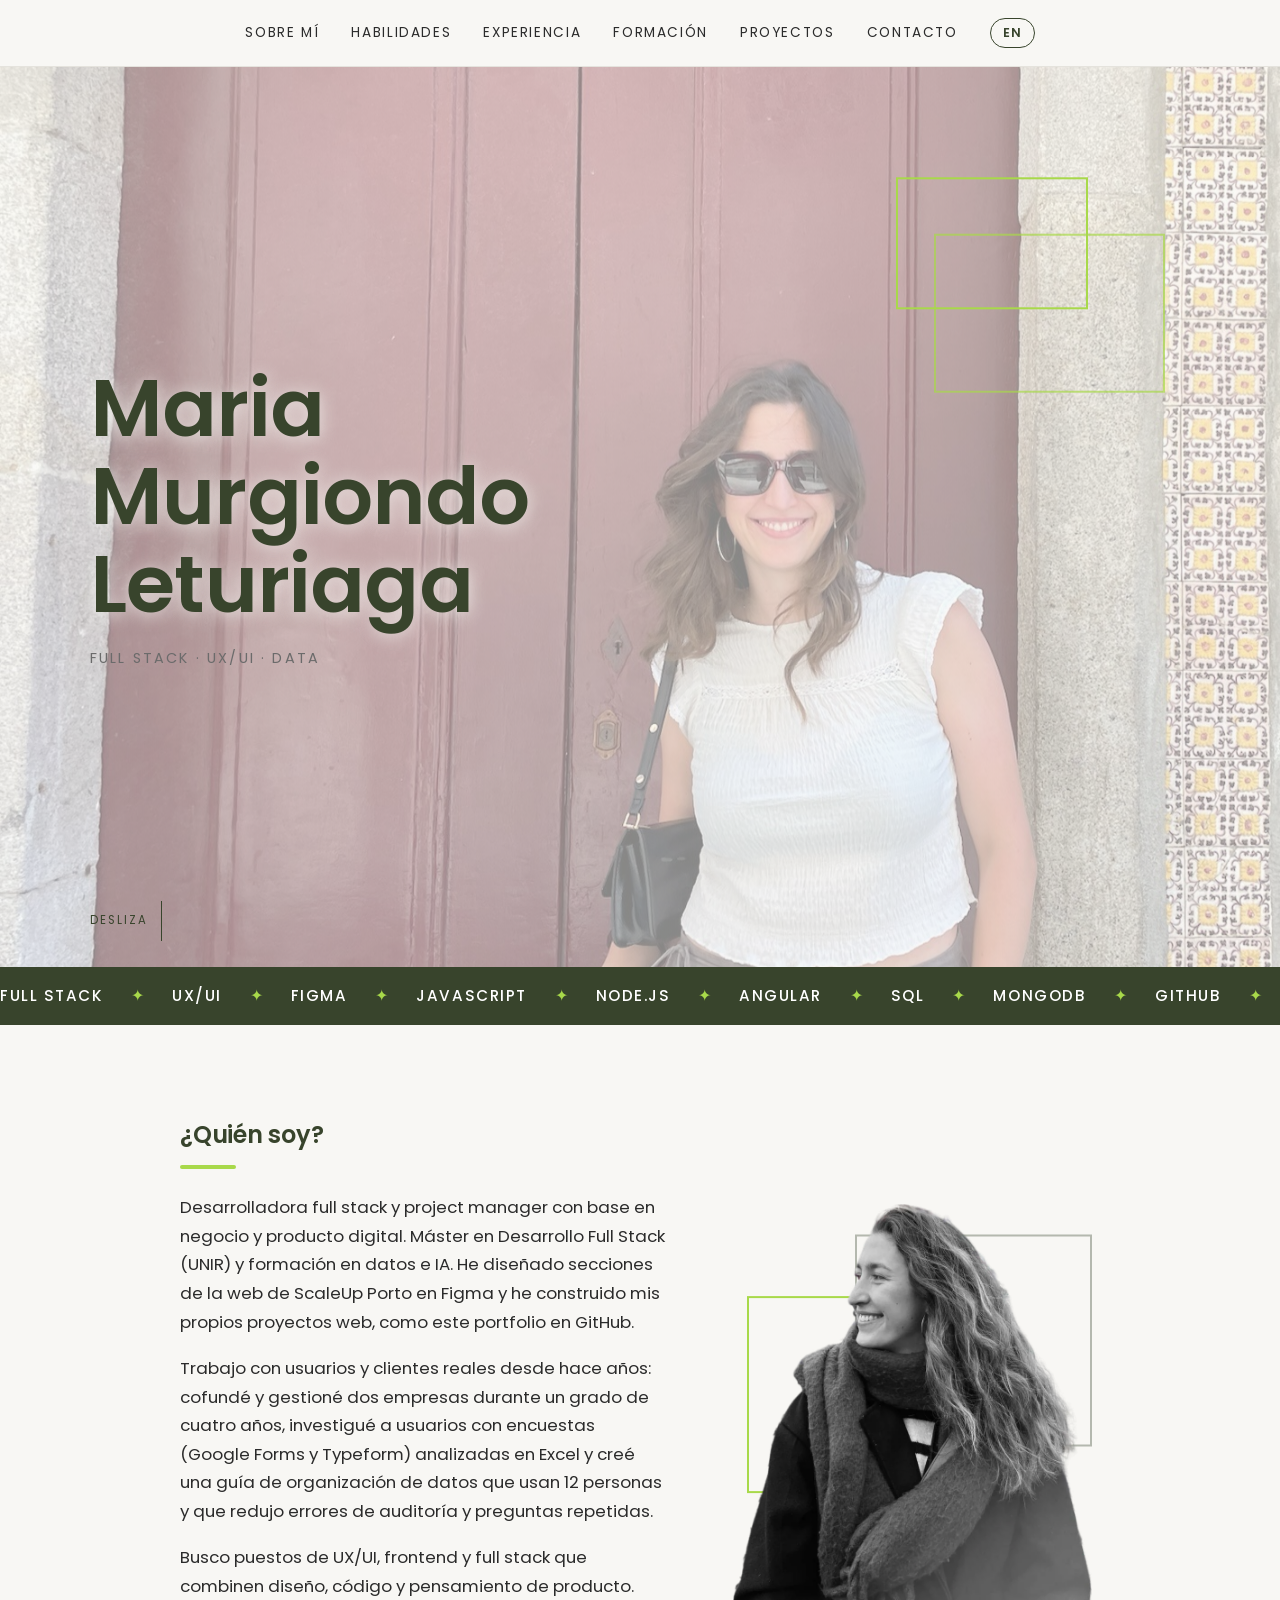
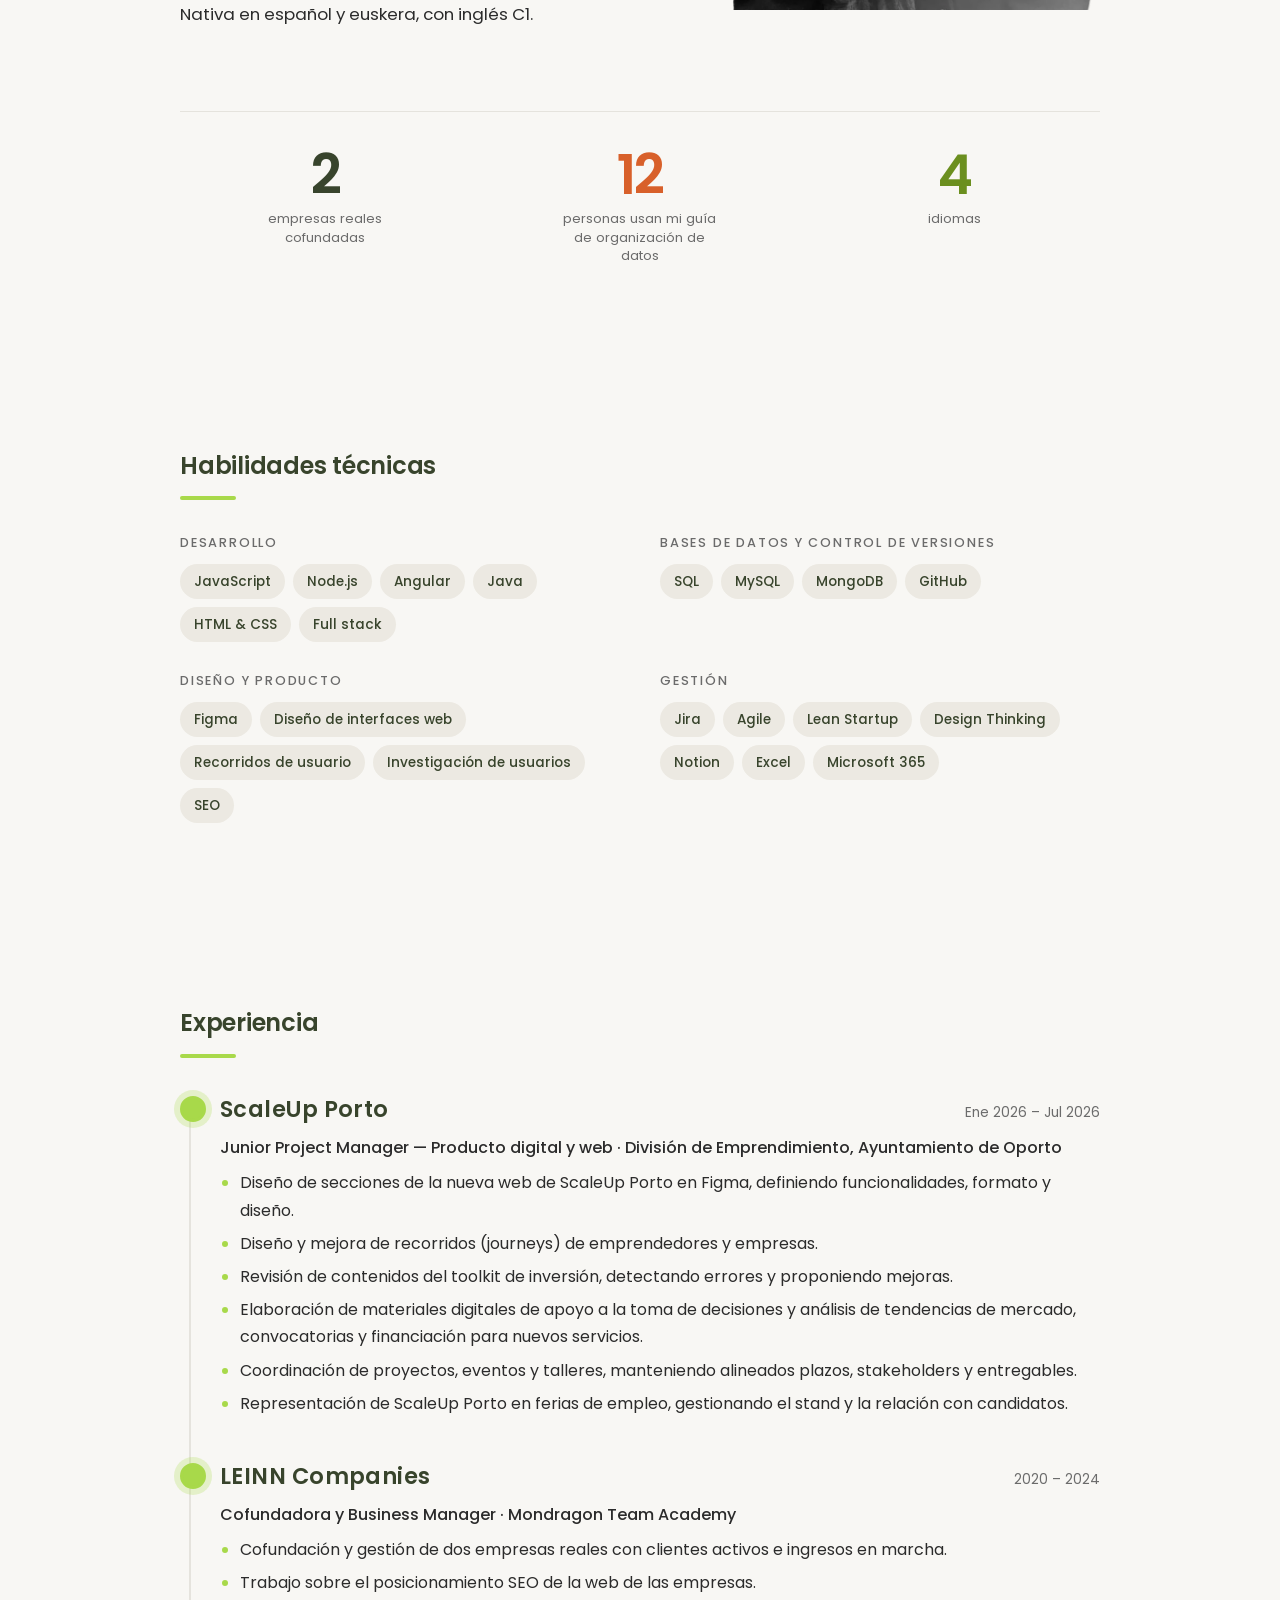
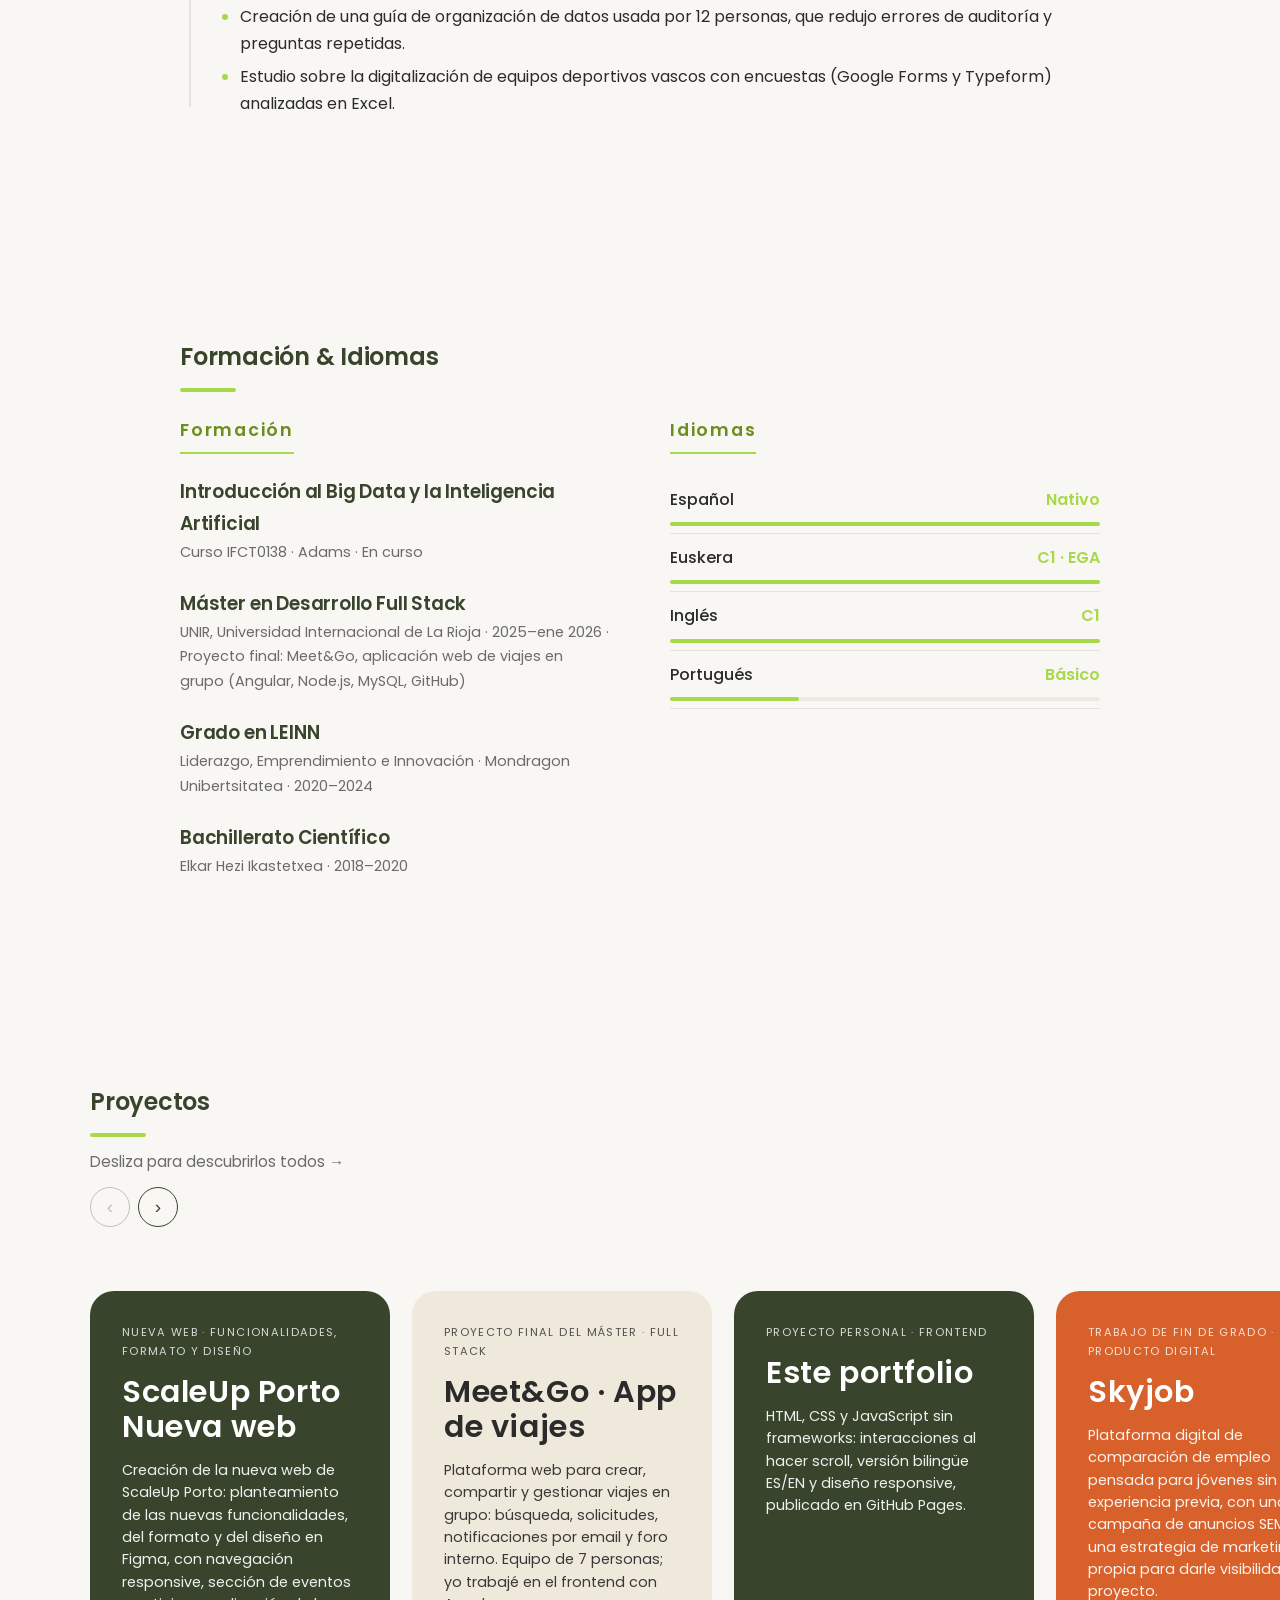
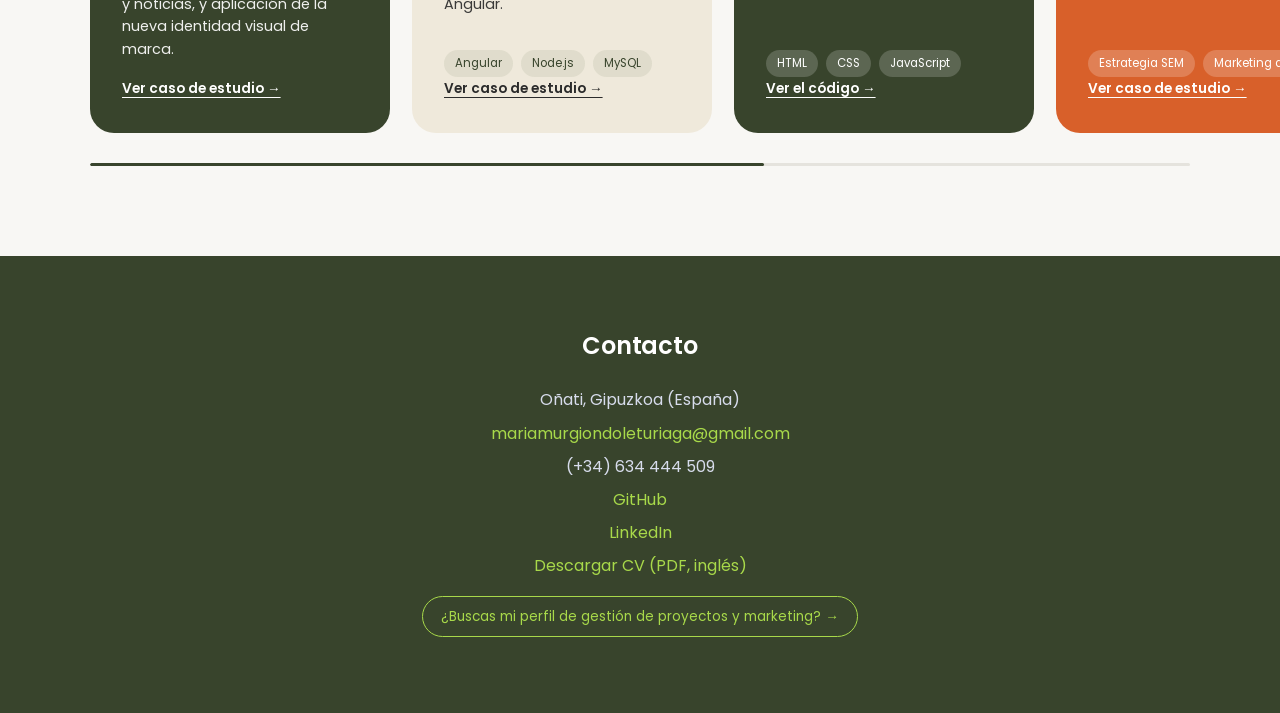
<file: index.html>
<!DOCTYPE html>
<html lang="es">
<head>
<meta charset="UTF-8">
<meta name="viewport" content="width=device-width, initial-scale=1">
<title>Maria Murgiondo Leturiaga — Full Stack, UX/UI &amp; Data</title>
<link rel="preconnect" href="https://fonts.googleapis.com">
<link href="https://fonts.googleapis.com/css2?family=Cormorant+Garamond:wght@400;500;600&family=Poppins:wght@300;400;500;600&display=swap" rel="stylesheet">
<link rel="stylesheet" href="style.css">
</head>
<body>

<div class="scroll-progress" id="scroll-progress" aria-hidden="true"></div>

<nav>
  <a href="#sobre-mi" data-i18n="nav-sobre">Sobre mí</a>
  <a href="#habilidades" data-i18n="nav-habilidades">Habilidades</a>
  <a href="#experiencia" data-i18n="nav-experiencia">Experiencia</a>
  <a href="#formacion" data-i18n="nav-formacion">Formación</a>
  <a href="#proyectos" data-i18n="nav-proyectos">Proyectos</a>
  <a href="#contacto" data-i18n="nav-contacto">Contacto</a>
  <button id="lang-toggle" class="lang-toggle" onclick="cambiarIdioma()">EN</button>
</nav>

<!-- HERO -->
<section class="hero" id="inicio">
  <div class="hero-bg" data-speed="-0.22"></div>
  <span class="frame hero-frame hf-1" data-speed="0.10" aria-hidden="true"></span>
  <span class="frame hero-frame hf-2" data-speed="-0.07" aria-hidden="true"></span>
  <h1 class="hero-title"><span class="w" style="--i:0">Maria</span><span class="w" style="--i:1">Murgiondo</span><span class="w" style="--i:2">Leturiaga</span></h1>
  <p class="hero-tag" data-i18n="hero-tag">Junior Project Manager · Comunicación &amp; Digital</p>
  <a href="#sobre-mi" class="scroll-hint" aria-label="Scroll"><span data-i18n="hero-scroll">Desliza</span><i></i></a>
</section>

<!-- CINTA DE HABILIDADES -->
<div class="marquee" aria-hidden="true">
  <div class="marquee-track" id="marquee-track">
    <span>Full Stack</span><b>✦</b>
    <span>UX/UI</span><b>✦</b>
    <span>Figma</span><b>✦</b>
    <span>JavaScript</span><b>✦</b>
    <span>Node.js</span><b>✦</b>
    <span>Angular</span><b>✦</b>
    <span>SQL</span><b>✦</b>
    <span>MongoDB</span><b>✦</b>
    <span>GitHub</span><b>✦</b>
    <span>Data</span><b>✦</b>
  </div>
</div>

<!-- SOBRE MI -->
<section id="sobre-mi">
  <h2 data-i18n="sobre-titulo">¿Quién soy?</h2>
  <div class="about-grid">
    <div class="about-text">
      <p data-i18n="sobre-p1">Profesional de comunicación y marketing con experiencia en generación de contenidos, coordinación de campañas y gestión de proveedores externos en una división de emprendimiento municipal, además de conocimientos de SEO y SEM aplicados en un proyecto propio y en mi Trabajo de Fin de Grado.</p>
      <p data-i18n="sobre-p2">He liderado iniciativas multidisciplinares, gestionado toolkits de contenido digital y coordinado eventos de innovación para el Ayuntamiento de Oporto. También he creado la nueva página web de ScaleUp Porto, pensando sus nuevas funcionalidades, su formato y su diseño, y desarrollando fuertes competencias en gestión de stakeholders, planificación y ejecución.</p>
      <p data-i18n="sobre-p3">Bilingüe en euskera y español, con inglés avanzado (C1) y alta capacidad de adaptación. Actualmente combinando mi perfil de comunicación con conocimientos técnicos del Máster en Desarrollo Full Stack (Angular, Node.js).</p>
    </div>
    <div class="about-photo">
      <span class="frame af-1" data-speed="0.07" aria-hidden="true"></span>
      <span class="frame af-2" data-speed="-0.05" aria-hidden="true"></span>
      <img src="img/retrato.webp" alt="Maria Murgiondo Leturiaga" loading="lazy">
    </div>
  </div>

  <div class="stats">
    <div class="stat"><span class="stat-num" data-count="2">2</span><span class="stat-label" data-i18n="stat-1">empresas reales cofundadas</span></div>
    <div class="stat"><span class="stat-num" data-count="12">12</span><span class="stat-label" data-i18n="stat-2">personas usan mi guía de organización de datos</span></div>
    <div class="stat"><span class="stat-num" data-count="4">4</span><span class="stat-label" data-i18n="stat-4">idiomas</span></div>
  </div>
</section>

<!-- HABILIDADES -->
<section id="habilidades">
  <h2 data-i18n="skills-titulo">Habilidades técnicas</h2>
  <div class="skills-grid">
    <div><h3 data-i18n="sk-dev">Desarrollo</h3><div class="chips"><span>JavaScript</span><span>Node.js</span><span>Angular</span><span>Java</span><span>HTML &amp; CSS</span><span>Full stack</span></div></div>
    <div><h3 data-i18n="sk-db">Bases de datos y control de versiones</h3><div class="chips"><span>SQL</span><span>MySQL</span><span>MongoDB</span><span>GitHub</span></div></div>
    <div><h3 data-i18n="sk-design">Diseño y producto</h3><div class="chips"><span>Figma</span><span data-i18n="sk-interfaces"></span><span data-i18n="sk-journeys"></span><span data-i18n="sk-research"></span><span>SEO</span></div></div>
    <div><h3 data-i18n="sk-mgmt">Gestión</h3><div class="chips"><span>Jira</span><span>Agile</span><span>Lean Startup</span><span>Design Thinking</span><span>Notion</span><span>Excel</span><span>Microsoft 365</span></div></div>
  </div>
</section>

<!-- EXPERIENCIA -->
<section id="experiencia">
  <h2 data-i18n="experiencia-titulo">Experiencia</h2>
  <div class="timeline" id="timeline">
  <div class="exp-item">
    <div class="meta">
      <h3>ScaleUp Porto</h3>
      <span class="date" data-i18n="exp1-fecha">Ene 2026 – Jul 2026</span>
    </div>
    <div class="role" data-i18n="exp1-rol">Junior Project Manager — Comunicación y Marketing · División de Emprendimiento, Ayuntamiento de Oporto</div>
    <ul>
      <li data-i18n="exp1-li0">Creación de una nueva página web para ScaleUp Porto, definiendo las nuevas funcionalidades, el formato y el diseño.</li>
      <li data-i18n="exp1-li1">Generación y redacción de contenidos para newsletter, blog y presentaciones institucionales.</li>
      <li data-i18n="exp1-li2">Coordinación con agencias externas en la revisión y ajuste de contenidos e identidad visual.</li>
      <li data-i18n="exp1-li3">Diseño e impulso de una estrategia de marca (imagen, propuesta de valor, mensajes) por iniciativa propia.</li>
      <li data-i18n="exp1-li4">Elaboración de un toolkit editorial de inversión, incluyendo investigación y redacción estructurada.</li>
      <li data-i18n="exp1-li5">Representación de ScaleUp Porto en ferias de empleo, gestionando el stand y la relación con candidatos.</li>
          </ul>
  </div>
  <div class="exp-item">
    <div class="meta">
      <h3>LEINN Companies</h3>
      <span class="date">2020 – 2024</span>
    </div>
    <div class="role" data-i18n="exp2-rol">Cofundadora y Responsable de Gestión · Mondragon Team Academy</div>
    <ul>
      <li data-i18n="exp2-li1">Cofundación y gestión de dos empresas reales con clientes activos e ingresos en marcha.</li>
      <li data-i18n="exp2-li2">Gestión del posicionamiento SEO de la web de la empresa y planificación de proyectos con clientes.</li>
      <li data-i18n="exp2-li3">Coordinación de equipo, seguimiento de objetivos y preparación de entregables y presentaciones.</li>
      <li data-i18n="exp2-li4">Liderazgo de la gestión financiera y de clientes en seis proyectos de startups.</li>
    </ul>
  </div>
  </div>
</section>

<!-- FORMACION Y LANGUAGES -->
<section id="formacion">
  <h2 data-i18n="formacion-titulo">Formación &amp; Idiomas</h2>
  <div class="grid-2">
    <div>
      <h3 class="col-title" data-i18n="col-formacion">Formación</h3>
      <div class="edu-item">
        <h3 data-i18n="edu0-titulo">Introducción al Big Data y la Inteligencia Artificial</h3>
        <div class="school" data-i18n="edu0-escuela">Curso IFCT0138 · Adams · En curso</div>
      </div>
      <div class="edu-item">
        <h3 data-i18n="edu1-titulo">Máster en Desarrollo Full Stack</h3>
        <div class="school" data-i18n="edu1-escuela">UNIR · 2025–2026</div>
      </div>
      <div class="edu-item">
        <h3 data-i18n="edu2-titulo">Grado en LEINN</h3>
        <div class="school" data-i18n="edu2-escuela">Liderazgo, Emprendimiento e Innovación · Mondragon Unibertsitatea · 2020–2024</div>
      </div>
      <div class="edu-item">
        <h3 data-i18n="edu3-titulo">Bachillerato Científico</h3>
        <div class="school">Elkar Hezi Ikastetxea · 2018–2020</div>
      </div>
    </div>
    <div>
      <h3 class="col-title" data-i18n="col-idiomas">Idiomas</h3>
      <div class="lang-item" style="--lv:100%"><span data-i18n="lang-es">Español</span><span data-i18n="lang-es-nivel">Nativo</span></div>
      <div class="lang-item" style="--lv:100%"><span data-i18n="lang-eu">Euskera</span><span>C1 · EGA</span></div>
      <div class="lang-item" style="--lv:100%"><span data-i18n="lang-en">Inglés</span><span>C1</span></div>
      <div class="lang-item" style="--lv:30%"><span data-i18n="lang-pt">Portugués</span><span data-i18n="lang-pt-nivel">Básico</span></div>
    </div>
  </div>
</section>

<!-- PROYECTOS -->
<section id="proyectos">
  <div class="proyectos-intro">
    <h2 data-i18n="proyectos-titulo">Proyectos</h2>
    <p class="proyectos-subtitle" data-i18n="proyectos-subtitulo">Desliza para descubrirlos todos →</p>
    <div class="intro-row">
      <div class="track-controls">
        <button type="button" class="tc" id="tc-prev" aria-label="Anterior / Previous">‹</button>
        <button type="button" class="tc" id="tc-next" aria-label="Siguiente / Next">›</button>
      </div>
    </div>
  </div>

  <div class="proyectos-track">

    <a class="tile tile-figma" href="caso-scaleup.html">
      <span class="tile-eyebrow" data-i18n="p-scaleupfigma-rol">Diseño UX/UI · Figma</span>
      <h3 class="tile-title" data-i18n="tile-scaleupfigma-titulo">ScaleUp Porto<br>Nueva web</h3>
      <p class="tile-desc" data-i18n="p-scaleupfigma-desc">Diseño de la nueva web de ScaleUp Porto en Figma: navegación responsive, sección de eventos y noticias con tarjetas dinámicas, y aplicación de la nueva identidad visual de marca que ayudé a definir.</p>
      <span class="tile-link" data-i18n="tile-figma-link">Ver caso de estudio →</span>
    </a>
    <a class="tile c3" href="caso-meetandgo.html">
      <span class="tile-eyebrow" data-i18n="p-viajes-rol">Proyecto final del máster · Full stack</span>
      <h3 class="tile-title" data-i18n="tile-viajes-titulo">Planificador de viajes</h3>
      <p class="tile-desc" data-i18n="p-viajes-desc">Aplicación web para planificar y organizar viajes, desarrollada como proyecto final del Máster en Desarrollo Full Stack.</p>
      <div class="tile-skills"><span>Angular</span><span>Node.js</span><span>MySQL</span></div>
      <span class="tile-link" data-i18n="tile-caso-link">Ver caso de estudio →</span>
    </a>
    <a class="tile c1" href="https://github.com/mariamurgi/mariamurgi.github.io" target="_blank" rel="noopener">
      <span class="tile-eyebrow" data-i18n="p-portfolio-rol">Proyecto personal · Frontend</span>
      <h3 class="tile-title" data-i18n="tile-portfolio-titulo">Este portfolio</h3>
      <p class="tile-desc" data-i18n="p-portfolio-desc">HTML, CSS y JavaScript sin frameworks: interacciones al hacer scroll, versión bilingüe ES/EN y diseño responsive, publicado en GitHub Pages.</p>
      <div class="tile-skills"><span>HTML</span><span>CSS</span><span>JavaScript</span></div>
      <span class="tile-link" data-i18n="tile-codigo-link">Ver el código →</span>
    </a>
    <a class="tile c4" href="caso-skyjob.html">
      <span class="tile-eyebrow" data-i18n="p-skyjob-rol">Trabajo de Fin de Grado · Producto digital</span>
      <h3 class="tile-title">Skyjob</h3>
      <p class="tile-desc" data-i18n="p-skyjob-desc">Plataforma digital de comparación de empleo pensada para jóvenes sin experiencia previa, con una campaña de anuncios SEM y una estrategia de marketing propia para darle visibilidad al proyecto.</p>
      <div class="tile-skills">
        <span data-i18n="p-skyjob-skill1">Estrategia SEM</span>
        <span data-i18n="p-skyjob-skill2">Marketing digital</span>
      </div>
      <span class="tile-link" data-i18n="tile-caso-link">Ver caso de estudio →</span>
    </a>
    <div class="tile c2">
      <span class="tile-eyebrow" data-i18n="p-tekirola-rol">Proyecto colaborativo · Transformación digital</span>
      <h3 class="tile-title">Tekirola</h3>
      <p class="tile-desc" data-i18n="p-tekirola-desc">Estudios y soluciones digitales personalizadas para organizaciones deportivas, con el objetivo de identificar necesidades y diseñar estrategias de transformación digital para el sector.</p>
      <div class="tile-skills">
        <span data-i18n="p-tekirola-skill1">Estudios de digitalización</span>
        <span>UX</span>
      </div>
    </div>
    <div class="tile c3">
      <span class="tile-eyebrow" data-i18n="p-konekta-rol">Financial Lead · Servicio tecnológico</span>
      <h3 class="tile-title">Konekta-Tu</h3>
      <p class="tile-desc" data-i18n="p-konekta-desc">Proyecto para cerrar la brecha digital generacional: talleres digitales presenciales para personas mayores, impartidos por jóvenes de la Generación Z. Impacto: ~200 personas entre sus dos ediciones.</p>
      <div class="tile-skills">
        <span data-i18n="p-konekta-skill1">Facilitación con adultos mayores</span>
        <span data-i18n="p-konekta-skill2">Prototipado</span>
      </div>
      <a class="tile-link tile-ext" href="https://www.nosotroslosmayores.es/2024/01/31/atencion-presencial-y-gratuita-a-personas-mayores-para-solventar-las-dudas-tecnologicas/" target="_blank" rel="noopener" data-i18n="tile-noticia-link">Leer la noticia →</a>
    </div>

  </div>
  <div class="track-progress" aria-hidden="true"><span id="track-bar"></span></div>
</section>


<!-- CONTACTO -->
<footer id="contacto">
  <h2 data-i18n="contacto-titulo">Contacto</h2>
  <p class="contact-line" data-i18n="contacto-direccion">Oñati, Gipuzkoa (España)</p>
  <p class="contact-line"><a href="mailto:mariamurgiondoleturiaga@gmail.com">mariamurgiondoleturiaga@gmail.com</a></p>
  <p class="contact-line">(+34) 634 444 509</p>
  <p class="contact-line"><a href="https://github.com/mariamurgi" target="_blank" rel="noopener">GitHub</a></p>
  <p class="contact-line"><a href="https://www.linkedin.com/in/maria-murgiondo-leturiaga-5a56791b8" target="_blank" rel="noopener">LinkedIn</a></p>
  <p class="contact-line"><a href="cv/CV_Maria_Murgiondo_UX_FullStack_EN.pdf" target="_blank" rel="noopener" data-i18n="cv-link">Descargar CV (PDF, inglés)</a></p>
  <p class="contact-line"><a class="cross-link" href="https://mariamurgi.github.io/portfolio-pm/" data-i18n="cross-link"></a></p>
</footer>

<script src="i18n.js"></script>
<script src="animaciones.js"></script>
</body>
</html>
</file>
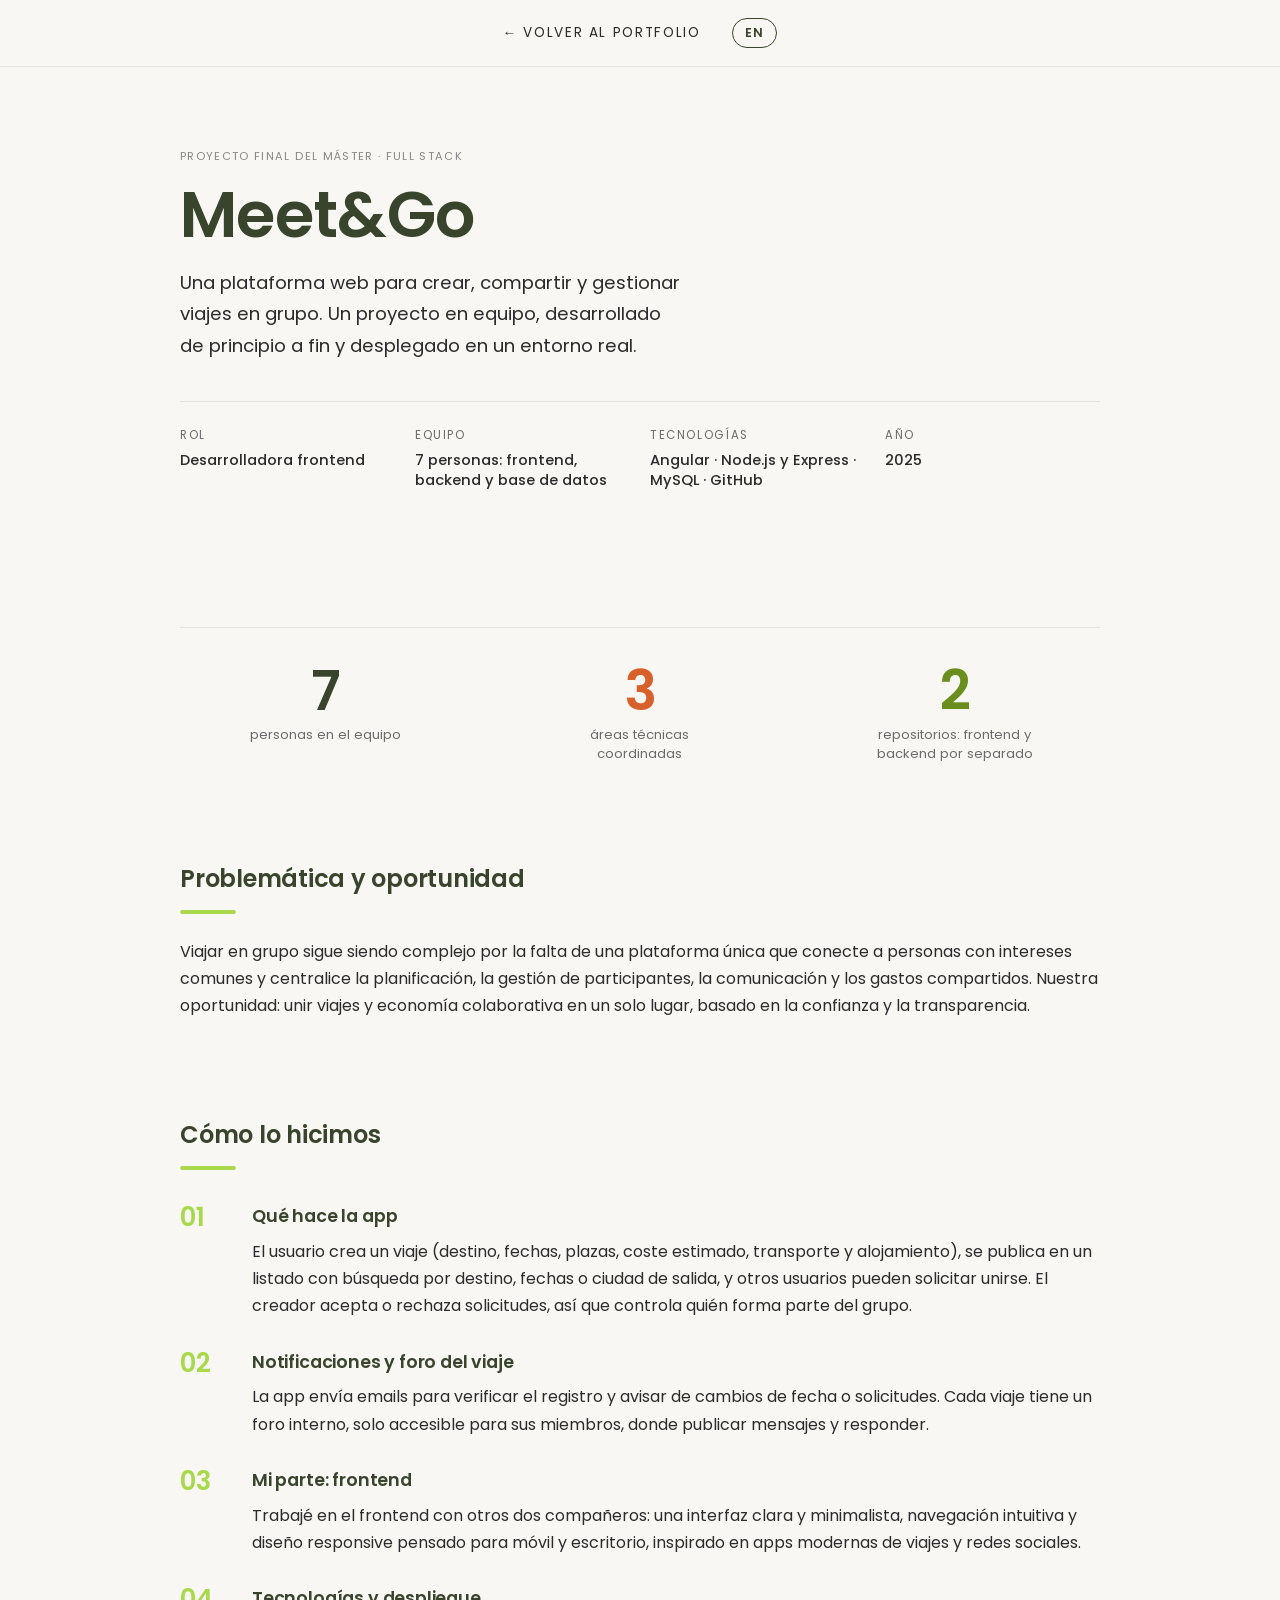
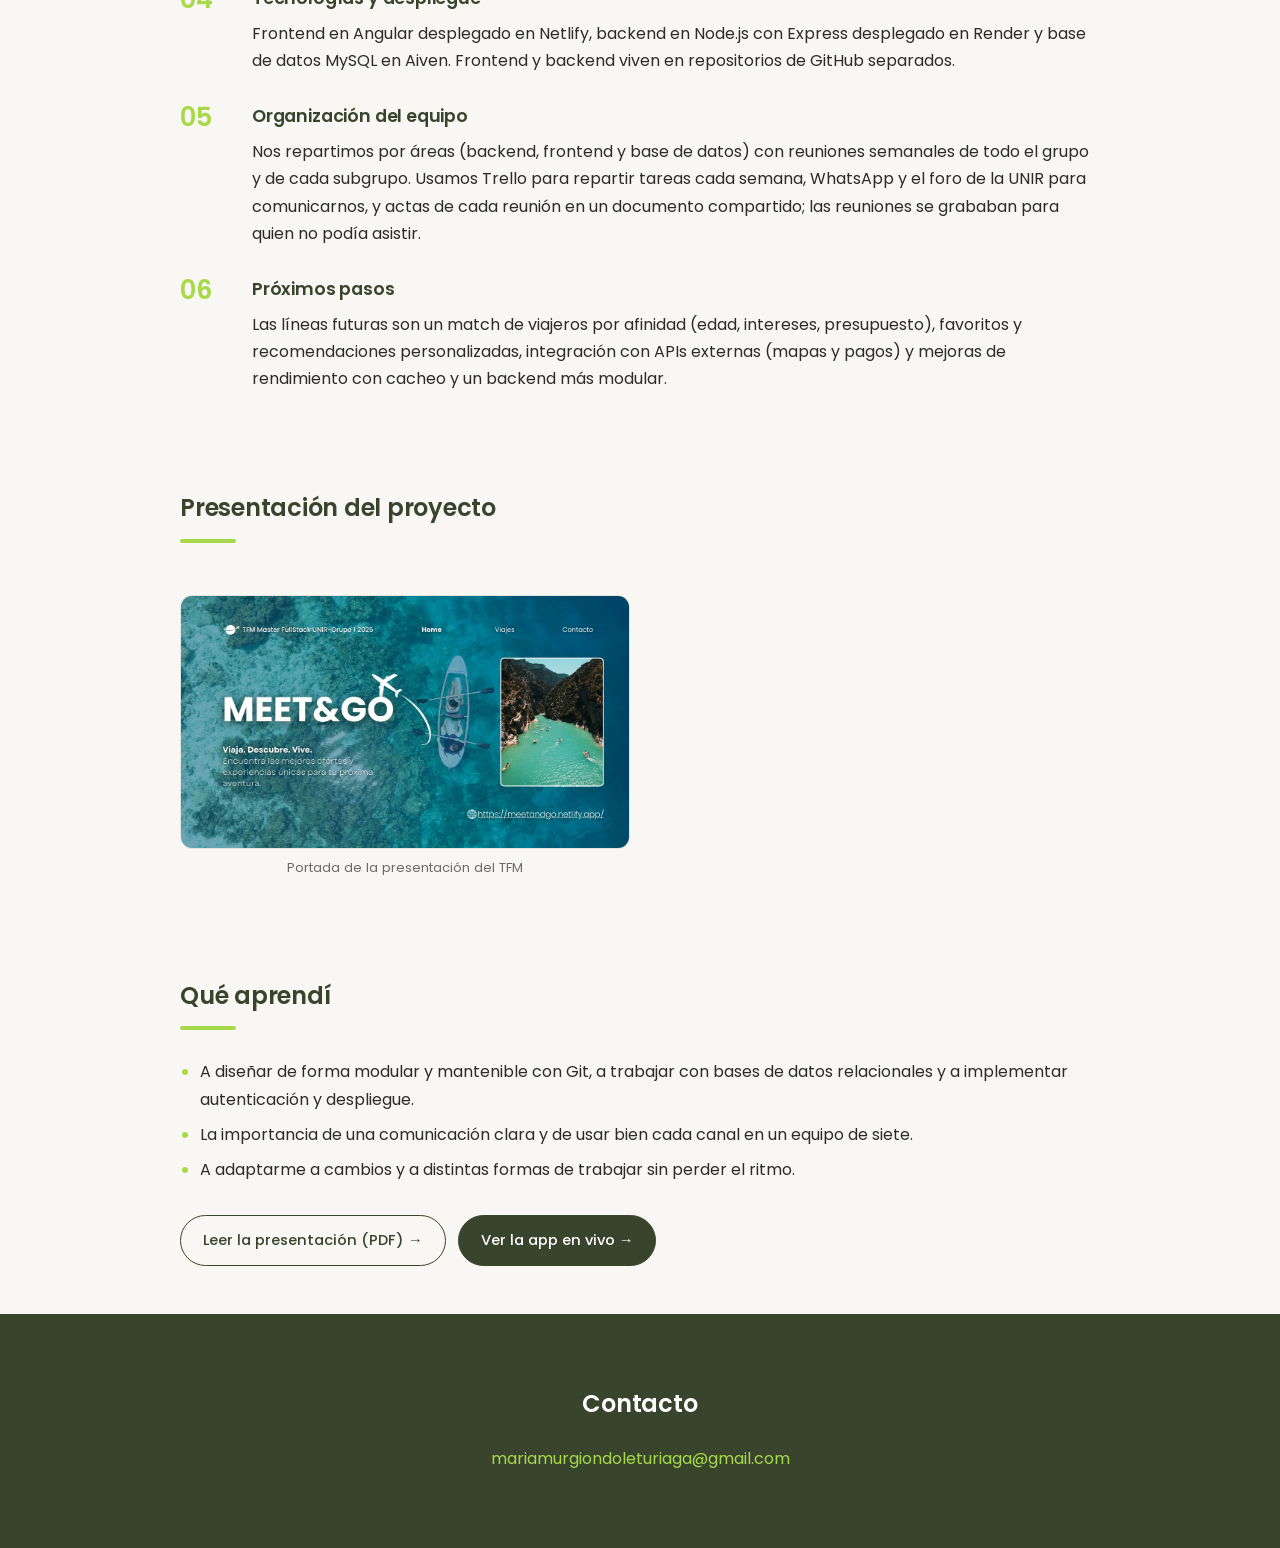
<file: caso-meetandgo.html>
<!DOCTYPE html>
<html lang="es">
<head>
<meta charset="UTF-8">
<meta name="viewport" content="width=device-width, initial-scale=1">
<title>Meet&amp;Go — Caso de estudio · Maria Murgiondo</title>
<link rel="preconnect" href="https://fonts.googleapis.com">
<link href="https://fonts.googleapis.com/css2?family=Poppins:wght@300;400;500;600&display=swap" rel="stylesheet">
<link rel="stylesheet" href="style.css">
</head>
<body class="caso">

<div class="scroll-progress" id="scroll-progress" aria-hidden="true"></div>

<nav>
  <a href="index.html#proyectos" data-i18n="caso-back">← Volver al portfolio</a>
  <button id="lang-toggle" class="lang-toggle" onclick="cambiarIdioma()">EN</button>
</nav>

<header class="caso-hero">
  <p class="tile-eyebrow" data-i18n="mg-eyebrow">Proyecto final del Máster · Full stack</p>
  <h1>Meet&amp;Go</h1>
  <p class="caso-lead" data-i18n="mg-lead">Una plataforma web para crear, compartir y gestionar viajes en grupo. Un proyecto en equipo, desarrollado de principio a fin y desplegado en un entorno real.</p>
  <div class="caso-meta"><div><span class="m-t" data-i18n="mg-m1-t">Rol</span><strong data-i18n="mg-m1-v">Desarrolladora frontend</strong></div><div><span class="m-t" data-i18n="mg-m2-t">Equipo</span><strong data-i18n="mg-m2-v">7 personas: frontend, backend y base de datos</strong></div><div><span class="m-t" data-i18n="mg-m3-t">Tecnologías</span><strong data-i18n="mg-m3-v">Angular · Node.js y Express · MySQL · GitHub</strong></div><div><span class="m-t" data-i18n="mg-m4-t">Año</span><strong data-i18n="mg-m4-v">2025</strong></div></div>
</header>

<section>
  <div class="stats"><div class="stat"><span class="stat-num" data-count="7">7</span><span class="stat-label" data-i18n="mg-st1">personas en el equipo</span></div><div class="stat"><span class="stat-num" data-count="3">3</span><span class="stat-label" data-i18n="mg-st2">áreas técnicas coordinadas</span></div><div class="stat"><span class="stat-num" data-count="2">2</span><span class="stat-label" data-i18n="mg-st3">repositorios: frontend y backend por separado</span></div></div>
</section>

<section>
  <h2 data-i18n="mg-prob-t">Problemática y oportunidad</h2>
  <p data-i18n="mg-prob-p">Viajar en grupo sigue siendo complejo por la falta de una plataforma única que conecte a personas con intereses comunes y centralice la planificación, la gestión de participantes, la comunicación y los gastos compartidos. Nuestra oportunidad: unir viajes y economía colaborativa en un solo lugar, basado en la confianza y la transparencia.</p>
</section>

<section>
  <h2 data-i18n="mg-pro-t">Cómo lo hicimos</h2>
  <ol class="steps">
      <li class="step"><span class="step-n">01</span><div><h3 data-i18n="mg-s1-t">Qué hace la app</h3><p data-i18n="mg-s1-p">El usuario crea un viaje (destino, fechas, plazas, coste estimado, transporte y alojamiento), se publica en un listado con búsqueda por destino, fechas o ciudad de salida, y otros usuarios pueden solicitar unirse. El creador acepta o rechaza solicitudes, así que controla quién forma parte del grupo.</p></div></li>
      <li class="step"><span class="step-n">02</span><div><h3 data-i18n="mg-s2-t">Notificaciones y foro del viaje</h3><p data-i18n="mg-s2-p">La app envía emails para verificar el registro y avisar de cambios de fecha o solicitudes. Cada viaje tiene un foro interno, solo accesible para sus miembros, donde publicar mensajes y responder.</p></div></li>
      <li class="step"><span class="step-n">03</span><div><h3 data-i18n="mg-s3-t">Mi parte: frontend</h3><p data-i18n="mg-s3-p">Trabajé en el frontend con otros dos compañeros: una interfaz clara y minimalista, navegación intuitiva y diseño responsive pensado para móvil y escritorio, inspirado en apps modernas de viajes y redes sociales.</p></div></li>
      <li class="step"><span class="step-n">04</span><div><h3 data-i18n="mg-s4-t">Tecnologías y despliegue</h3><p data-i18n="mg-s4-p">Frontend en Angular desplegado en Netlify, backend en Node.js con Express desplegado en Render y base de datos MySQL en Aiven. Frontend y backend viven en repositorios de GitHub separados.</p></div></li>
      <li class="step"><span class="step-n">05</span><div><h3 data-i18n="mg-s5-t">Organización del equipo</h3><p data-i18n="mg-s5-p">Nos repartimos por áreas (backend, frontend y base de datos) con reuniones semanales de todo el grupo y de cada subgrupo. Usamos Trello para repartir tareas cada semana, WhatsApp y el foro de la UNIR para comunicarnos, y actas de cada reunión en un documento compartido; las reuniones se grababan para quien no podía asistir.</p></div></li>
      <li class="step"><span class="step-n">06</span><div><h3 data-i18n="mg-s6-t">Próximos pasos</h3><p data-i18n="mg-s6-p">Las líneas futuras son un match de viajeros por afinidad (edad, intereses, presupuesto), favoritos y recomendaciones personalizadas, integración con APIs externas (mapas y pagos) y mejoras de rendimiento con cacheo y un backend más modular.</p></div></li>
  </ol>
</section>

<section>
  <h2 data-i18n="mg-img-t">Presentación del proyecto</h2>
  <div class="caso-imgs">
    <figure><a href="docs/Presentacion_MeetAndGo.pdf" target="_blank" rel="noopener"><img src="img/casos/meetgo-portada.webp" alt="Portada de la presentación de Meet&Go" loading="lazy"></a><figcaption data-i18n="mg-img-1">Portada de la presentación del TFM</figcaption></figure>
  </div>
</section>

<section>
  <h2 data-i18n="mg-apr-t">Qué aprendí</h2>
  <ul class="aprendizajes">
    <li data-i18n="mg-a1">A diseñar de forma modular y mantenible con Git, a trabajar con bases de datos relacionales y a implementar autenticación y despliegue.</li><li data-i18n="mg-a2">La importancia de una comunicación clara y de usar bien cada canal en un equipo de siete.</li><li data-i18n="mg-a3">A adaptarme a cambios y a distintas formas de trabajar sin perder el ritmo.</li>
  </ul>
  <div class="caso-btns">
    <a class="btn btn-ghost" href="docs/Presentacion_MeetAndGo.pdf" target="_blank" rel="noopener" data-i18n="mg-btn-pdf">Leer la presentación (PDF) →</a>
    <a class="btn" href="https://meetandgo.netlify.app/" target="_blank" rel="noopener" data-i18n="mg-btn">Ver la app en vivo →</a>
  </div>
</section>

<footer id="contacto">
  <h2 data-i18n="contacto-titulo">Contacto</h2>
  <p class="contact-line"><a href="mailto:mariamurgiondoleturiaga@gmail.com">mariamurgiondoleturiaga@gmail.com</a></p>
</footer>

<script src="i18n.js"></script>
<script src="animaciones.js"></script>
</body>
</html>
</file>
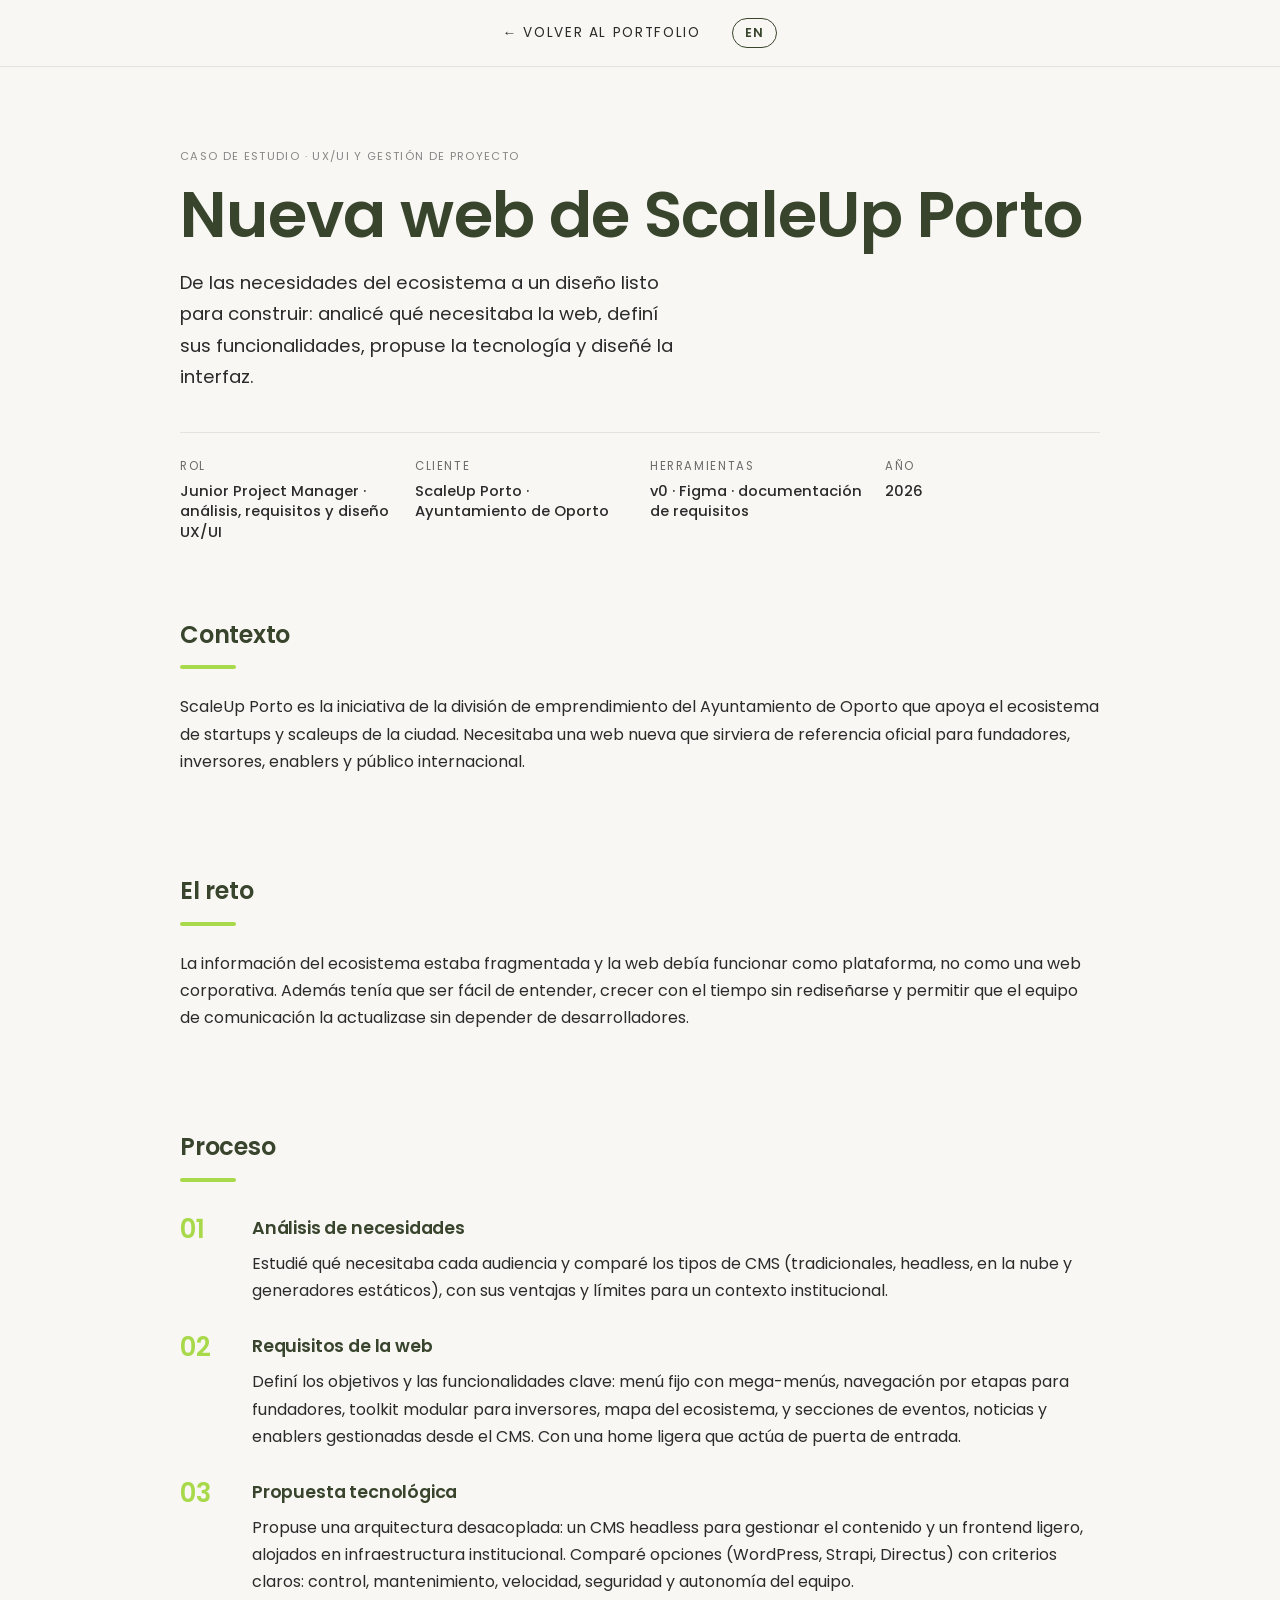
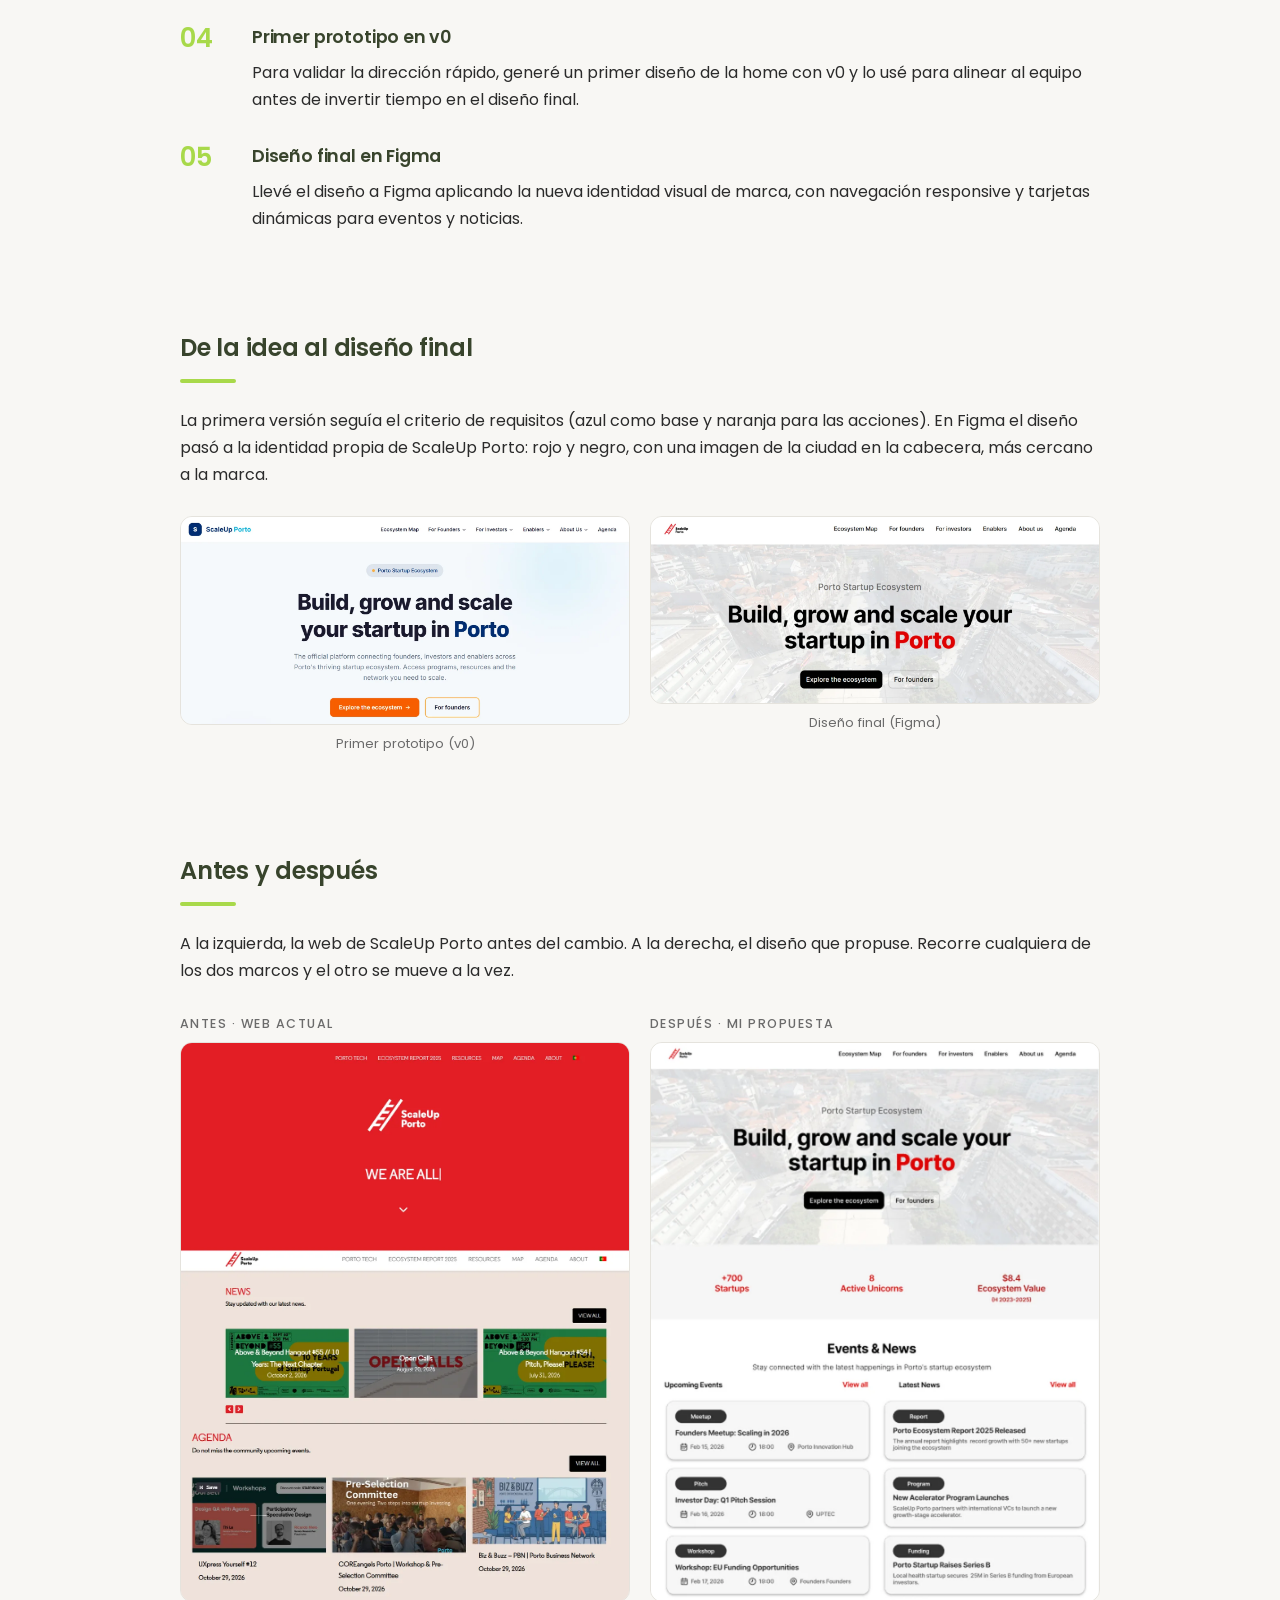
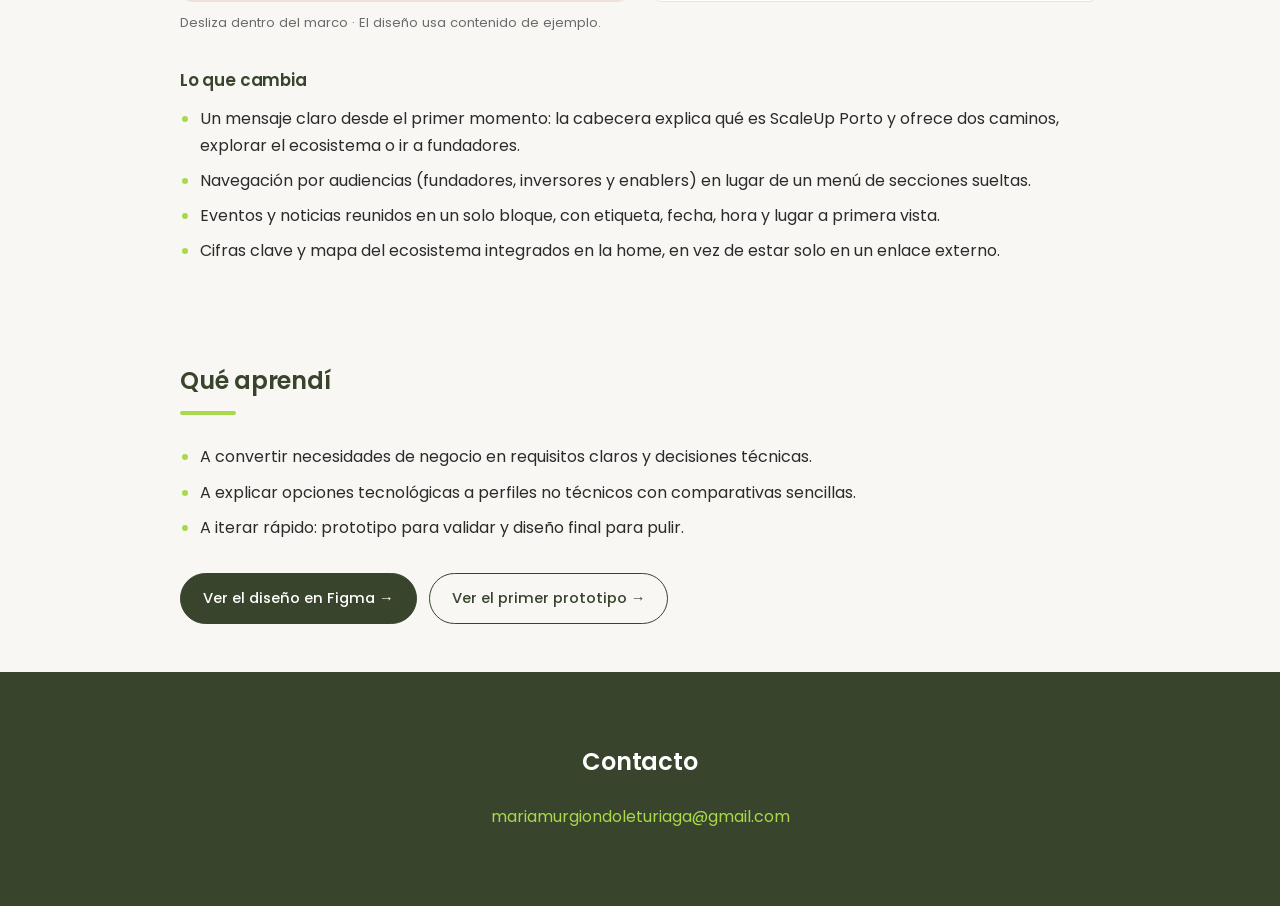
<file: caso-scaleup.html>
<!DOCTYPE html>
<html lang="es">
<head>
<meta charset="UTF-8">
<meta name="viewport" content="width=device-width, initial-scale=1">
<title>Nueva web de ScaleUp Porto — Caso de estudio · Maria Murgiondo</title>
<link rel="preconnect" href="https://fonts.googleapis.com">
<link href="https://fonts.googleapis.com/css2?family=Poppins:wght@300;400;500;600&display=swap" rel="stylesheet">
<link rel="stylesheet" href="style.css">
</head>
<body class="caso">

<div class="scroll-progress" id="scroll-progress" aria-hidden="true"></div>

<nav>
  <a href="index.html#proyectos" data-i18n="caso-back">← Volver al portfolio</a>
  <button id="lang-toggle" class="lang-toggle" onclick="cambiarIdioma()">EN</button>
</nav>

<header class="caso-hero">
  <p class="tile-eyebrow" data-i18n="caso-eyebrow">Caso de estudio · UX/UI y gestión de proyecto</p>
  <h1 data-i18n="caso-titulo">Nueva web de ScaleUp Porto</h1>
  <p class="caso-lead" data-i18n="caso-lead">De las necesidades del ecosistema a un diseño listo para construir: analicé qué necesitaba la web, definí sus funcionalidades, propuse la tecnología y diseñé la interfaz.</p>
  <div class="caso-meta"><div><span class="m-t" data-i18n="caso-m1-t">Rol</span><strong data-i18n="caso-m1-v">Junior Project Manager · análisis, requisitos y diseño UX/UI</strong></div><div><span class="m-t" data-i18n="caso-m2-t">Cliente</span><strong data-i18n="caso-m2-v">ScaleUp Porto · Ayuntamiento de Oporto</strong></div><div><span class="m-t" data-i18n="caso-m3-t">Herramientas</span><strong data-i18n="caso-m3-v">v0 · Figma · documentación de requisitos</strong></div><div><span class="m-t" data-i18n="caso-m4-t">Año</span><strong data-i18n="caso-m4-v">2026</strong></div></div>
</header>

<section>
  <h2 data-i18n="caso-ctx-t">Contexto</h2>
  <p data-i18n="caso-ctx-p">ScaleUp Porto es la iniciativa de la división de emprendimiento del Ayuntamiento de Oporto que apoya el ecosistema de startups y scaleups de la ciudad. Necesitaba una web nueva que sirviera de referencia oficial para fundadores, inversores, enablers y público internacional.</p>
</section>

<section>
  <h2 data-i18n="caso-ret-t">El reto</h2>
  <p data-i18n="caso-ret-p">La información del ecosistema estaba fragmentada y la web debía funcionar como plataforma, no como una web corporativa. Además tenía que ser fácil de entender, crecer con el tiempo sin rediseñarse y permitir que el equipo de comunicación la actualizase sin depender de desarrolladores.</p>
</section>

<section>
  <h2 data-i18n="caso-pro-t">Proceso</h2>
  <ol class="steps">
      <li class="step"><span class="step-n">01</span><div><h3 data-i18n="caso-s1-t">Análisis de necesidades</h3><p data-i18n="caso-s1-p">Estudié qué necesitaba cada audiencia y comparé los tipos de CMS (tradicionales, headless, en la nube y generadores estáticos), con sus ventajas y límites para un contexto institucional.</p></div></li>
      <li class="step"><span class="step-n">02</span><div><h3 data-i18n="caso-s2-t">Requisitos de la web</h3><p data-i18n="caso-s2-p">Definí los objetivos y las funcionalidades clave: menú fijo con mega-menús, navegación por etapas para fundadores, toolkit modular para inversores, mapa del ecosistema, y secciones de eventos, noticias y enablers gestionadas desde el CMS. Con una home ligera que actúa de puerta de entrada.</p></div></li>
      <li class="step"><span class="step-n">03</span><div><h3 data-i18n="caso-s3-t">Propuesta tecnológica</h3><p data-i18n="caso-s3-p">Propuse una arquitectura desacoplada: un CMS headless para gestionar el contenido y un frontend ligero, alojados en infraestructura institucional. Comparé opciones (WordPress, Strapi, Directus) con criterios claros: control, mantenimiento, velocidad, seguridad y autonomía del equipo.</p></div></li>
      <li class="step"><span class="step-n">04</span><div><h3 data-i18n="caso-s4-t">Primer prototipo en v0</h3><p data-i18n="caso-s4-p">Para validar la dirección rápido, generé un primer diseño de la home con v0 y lo usé para alinear al equipo antes de invertir tiempo en el diseño final.</p></div></li>
      <li class="step"><span class="step-n">05</span><div><h3 data-i18n="caso-s5-t">Diseño final en Figma</h3><p data-i18n="caso-s5-p">Llevé el diseño a Figma aplicando la nueva identidad visual de marca, con navegación responsive y tarjetas dinámicas para eventos y noticias.</p></div></li>
  </ol>
</section>

<section>
  <h2 data-i18n="caso-dis-t">De la idea al diseño final</h2>
  <p data-i18n="caso-dis-p">La primera versión seguía el criterio de requisitos (azul como base y naranja para las acciones). En Figma el diseño pasó a la identidad propia de ScaleUp Porto: rojo y negro, con una imagen de la ciudad en la cabecera, más cercano a la marca.</p>
  <div class="caso-imgs">
    <figure><img src="img/casos/scaleup-v0.webp" alt="Primer prototipo de la home de ScaleUp Porto en v0" loading="lazy"><figcaption data-i18n="caso-img1">Primer prototipo (v0)</figcaption></figure>
    <figure><img src="img/casos/scaleup-figma.webp" alt="Diseño final de la home de ScaleUp Porto en Figma" loading="lazy"><figcaption data-i18n="caso-img2">Diseño final (Figma)</figcaption></figure>
  </div>
</section>

<section>
  <h2 data-i18n="caso-ad-t">Antes y después</h2>
  <p data-i18n="caso-ad-p">A la izquierda, la web de ScaleUp Porto antes del cambio. A la derecha, el diseño que propuse. Recorre cualquiera de los dos marcos y el otro se mueve a la vez.</p>
  <div class="ba">
    <figure class="ba-col">
      <figcaption data-i18n="caso-ad-antes">Antes · web actual</figcaption>
      <div class="ba-win" id="ba-antes" tabindex="0"><img src="img/casos/scaleup-antes.webp" alt="Página de inicio de la web actual de ScaleUp Porto" loading="lazy"></div>
    </figure>
    <figure class="ba-col">
      <figcaption data-i18n="caso-ad-despues">Después · mi propuesta</figcaption>
      <div class="ba-win" id="ba-despues" tabindex="0"><img src="img/casos/scaleup-despues.webp" alt="Diseño propuesto para la nueva web de ScaleUp Porto" loading="lazy"></div>
    </figure>
  </div>
  <p class="ba-note"><span data-i18n="caso-ad-hint">Desliza dentro del marco</span> · <span data-i18n="caso-ad-nota">El diseño usa contenido de ejemplo.</span></p>
  <h3 class="ch-title" data-i18n="caso-ch-t">Lo que cambia</h3>
  <ul class="aprendizajes">
    <li data-i18n="caso-ch1">Un mensaje claro desde el primer momento: la cabecera explica qué es ScaleUp Porto y ofrece dos caminos, explorar el ecosistema o ir a fundadores.</li>
    <li data-i18n="caso-ch2">Navegación por audiencias (fundadores, inversores y enablers) en lugar de un menú de secciones sueltas.</li>
    <li data-i18n="caso-ch3">Eventos y noticias reunidos en un solo bloque, con etiqueta, fecha, hora y lugar a primera vista.</li>
    <li data-i18n="caso-ch4">Cifras clave y mapa del ecosistema integrados en la home, en vez de estar solo en un enlace externo.</li>
  </ul>
</section>

<section>
  <h2 data-i18n="caso-apr-t">Qué aprendí</h2>
  <ul class="aprendizajes">
    <li data-i18n="caso-a1">A convertir necesidades de negocio en requisitos claros y decisiones técnicas.</li>
    <li data-i18n="caso-a2">A explicar opciones tecnológicas a perfiles no técnicos con comparativas sencillas.</li>
    <li data-i18n="caso-a3">A iterar rápido: prototipo para validar y diseño final para pulir.</li>
  </ul>
  <div class="caso-btns">
    <a class="btn" href="https://www.figma.com/site/tAZlT5QmeBNQ3S9ER1Mbrz/ScaleUp-Porto?node-id=0-1&t=EKURttYvCMZg6w74-1" target="_blank" rel="noopener" data-i18n="caso-btn-figma">Ver el diseño en Figma →</a>
    <a class="btn btn-ghost" href="https://v0-homepage-design-39ohax6m3.vercel.app/" target="_blank" rel="noopener" data-i18n="caso-btn-v0">Ver el primer prototipo →</a>
  </div>
</section>

<footer id="contacto">
  <h2 data-i18n="contacto-titulo">Contacto</h2>
  <p class="contact-line"><a href="mailto:mariamurgiondoleturiaga@gmail.com">mariamurgiondoleturiaga@gmail.com</a></p>
</footer>

<script src="i18n.js"></script>
<script src="animaciones.js"></script>
</body>
</html>
</file>
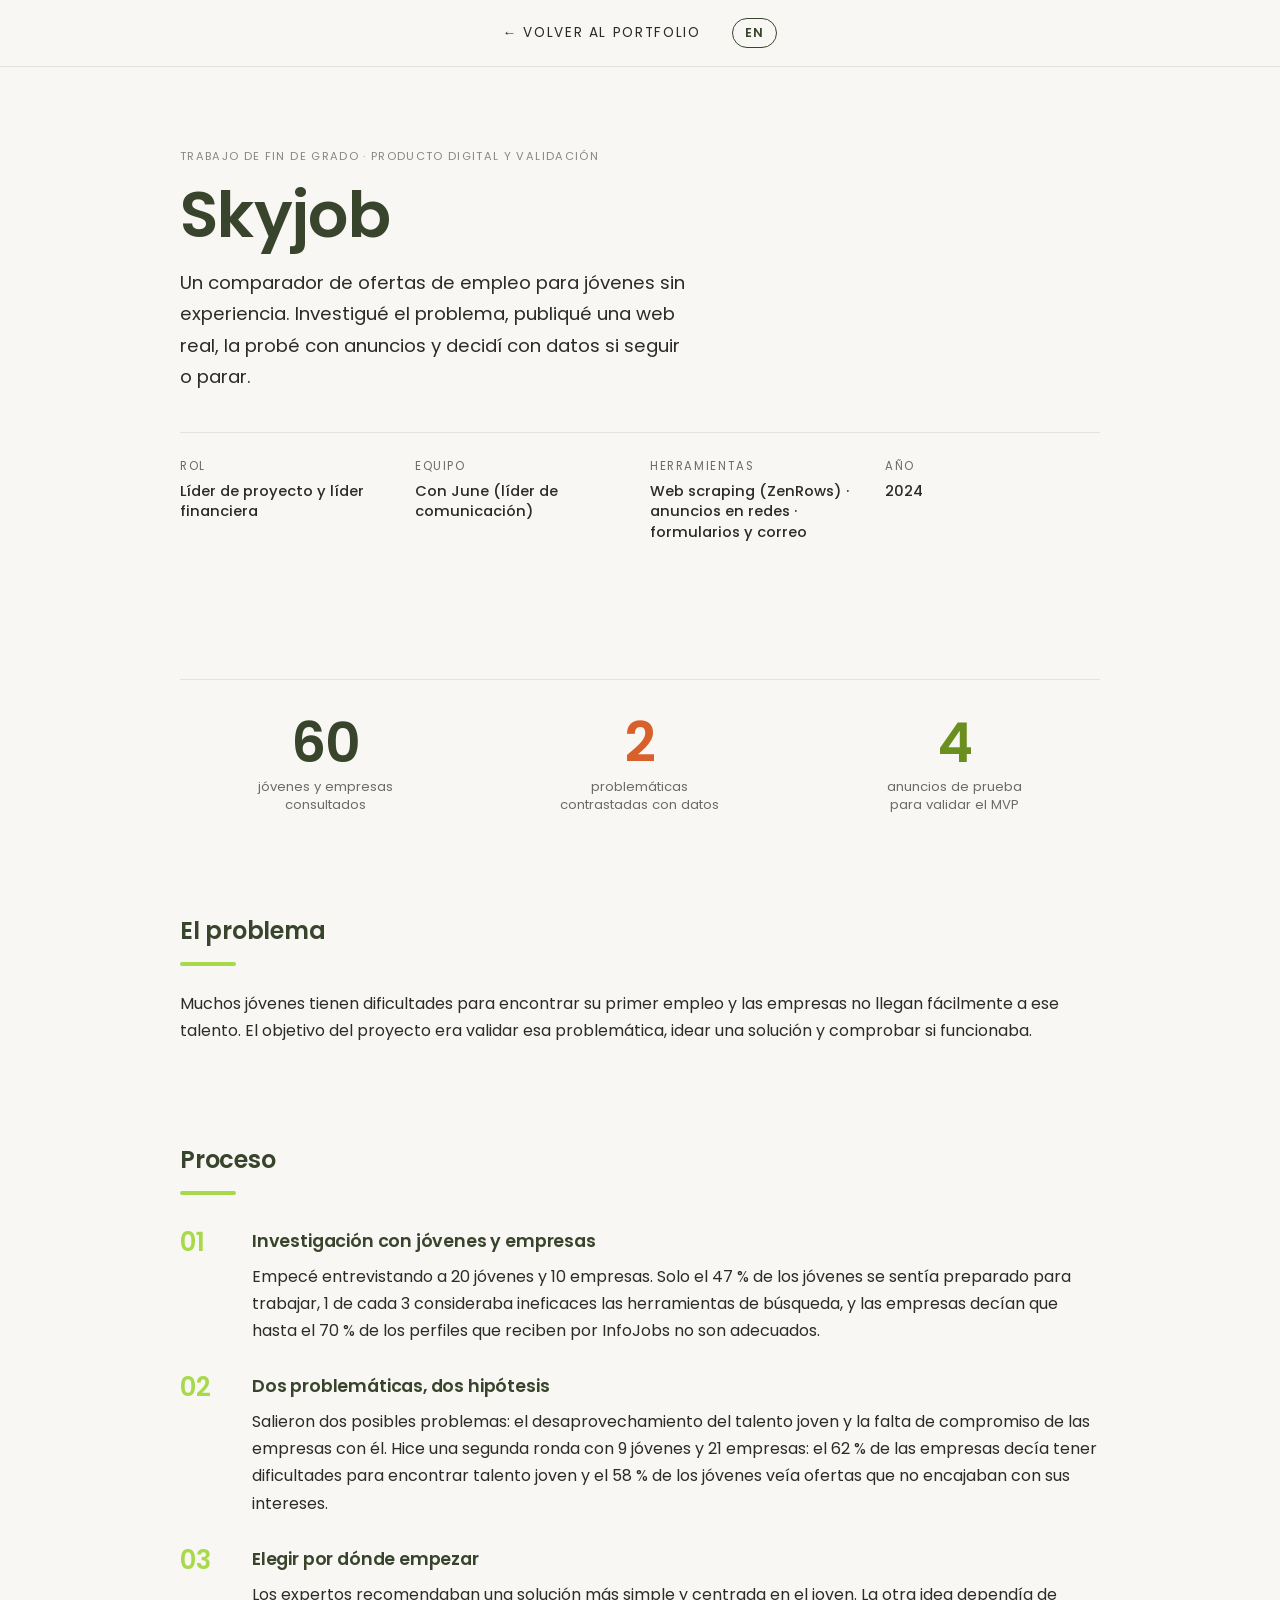
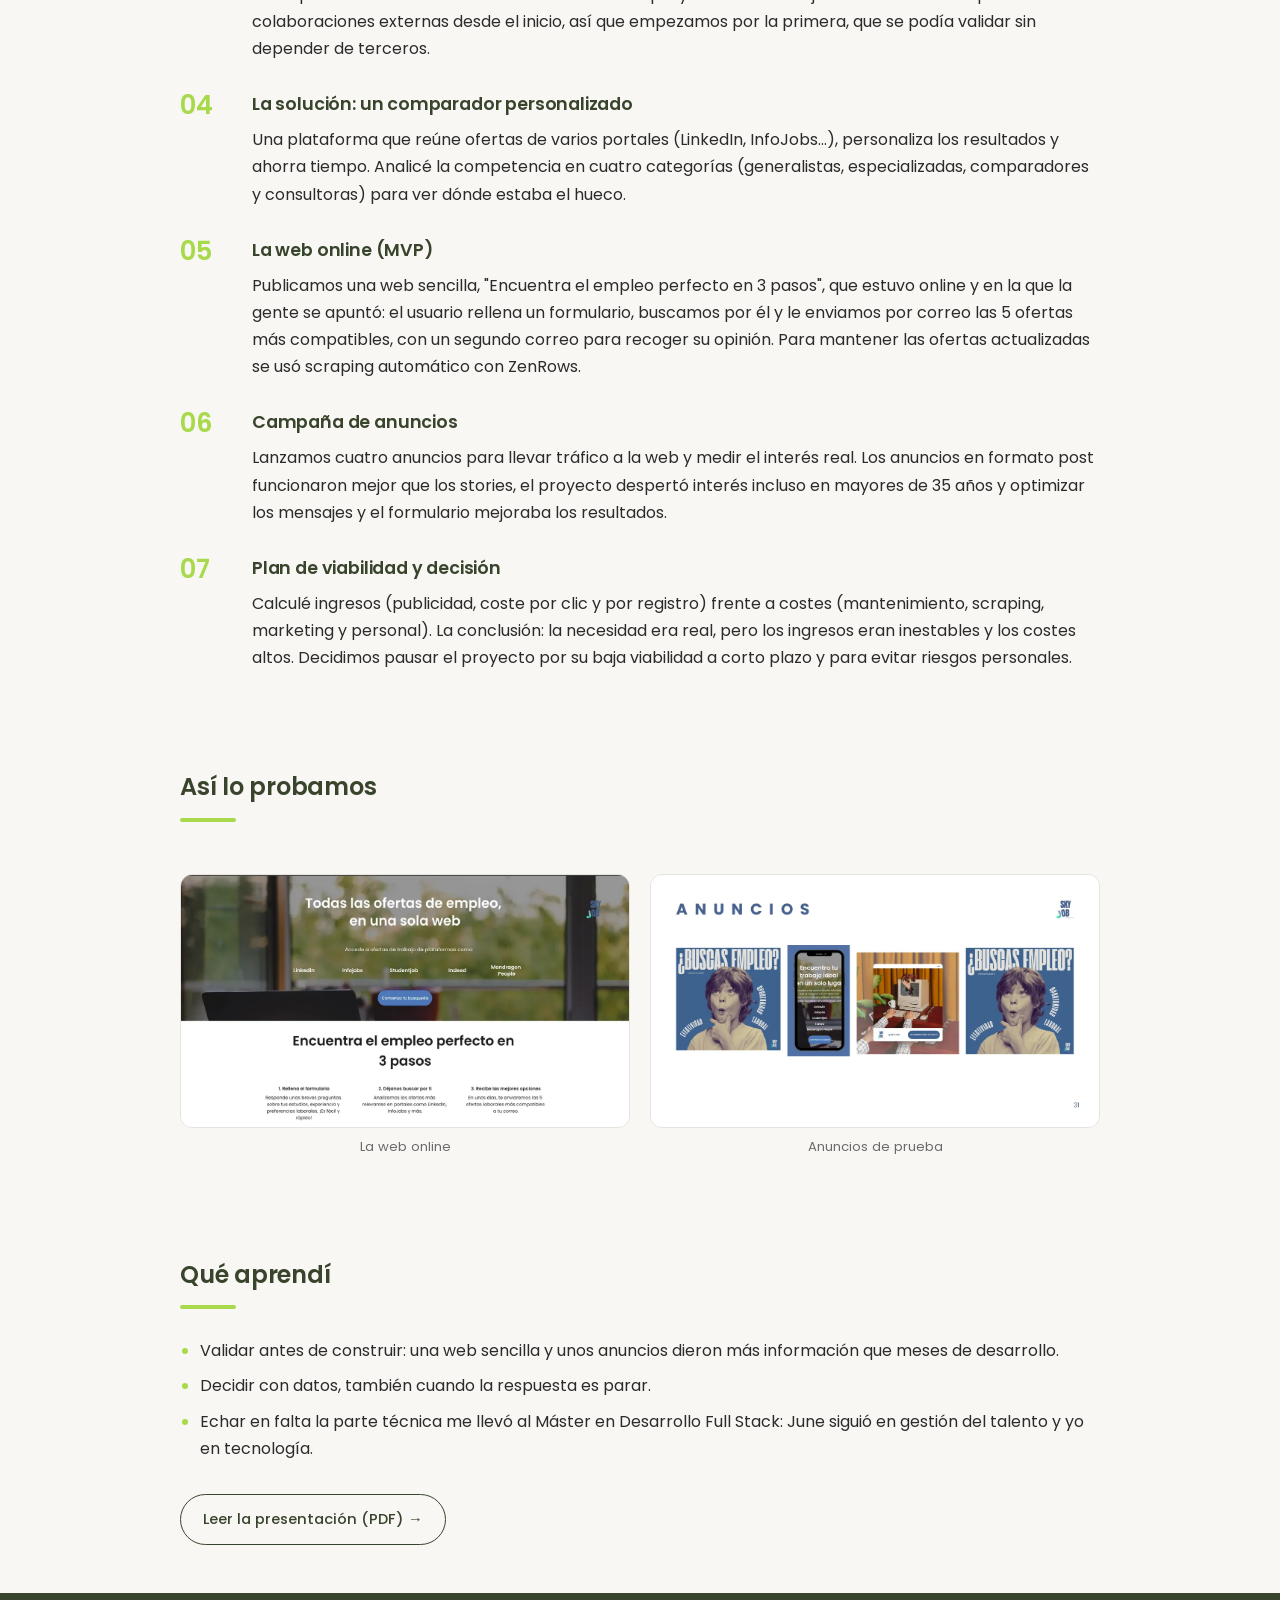
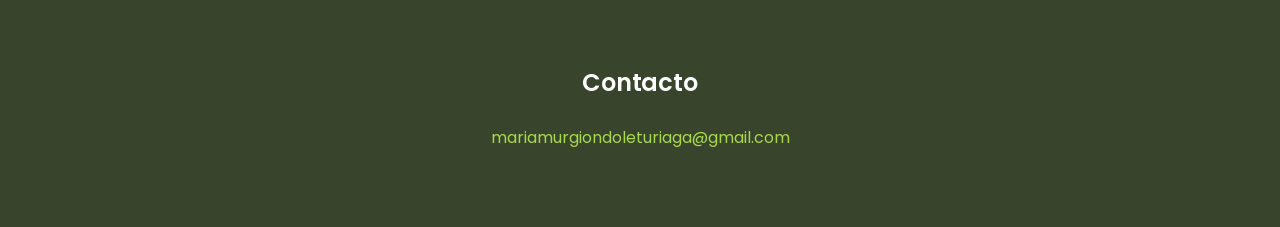
<file: caso-skyjob.html>
<!DOCTYPE html>
<html lang="es">
<head>
<meta charset="UTF-8">
<meta name="viewport" content="width=device-width, initial-scale=1">
<title>Skyjob — Caso de estudio · Maria Murgiondo</title>
<link rel="preconnect" href="https://fonts.googleapis.com">
<link href="https://fonts.googleapis.com/css2?family=Poppins:wght@300;400;500;600&display=swap" rel="stylesheet">
<link rel="stylesheet" href="style.css">
</head>
<body class="caso">

<div class="scroll-progress" id="scroll-progress" aria-hidden="true"></div>

<nav>
  <a href="index.html#proyectos" data-i18n="caso-back">← Volver al portfolio</a>
  <button id="lang-toggle" class="lang-toggle" onclick="cambiarIdioma()">EN</button>
</nav>

<header class="caso-hero">
  <p class="tile-eyebrow" data-i18n="sj-eyebrow">Trabajo de Fin de Grado · Producto digital y validación</p>
  <h1>Skyjob</h1>
  <p class="caso-lead" data-i18n="sj-lead">Un comparador de ofertas de empleo para jóvenes sin experiencia. Investigué el problema, publiqué una web real, la probé con anuncios y decidí con datos si seguir o parar.</p>
  <div class="caso-meta"><div><span class="m-t" data-i18n="sj-m1-t">Rol</span><strong data-i18n="sj-m1-v">Líder de proyecto y líder financiera</strong></div><div><span class="m-t" data-i18n="sj-m2-t">Equipo</span><strong data-i18n="sj-m2-v">Con June (líder de comunicación)</strong></div><div><span class="m-t" data-i18n="sj-m3-t">Herramientas</span><strong data-i18n="sj-m3-v">Web scraping (ZenRows) · anuncios en redes · formularios y correo</strong></div><div><span class="m-t" data-i18n="sj-m4-t">Año</span><strong data-i18n="sj-m4-v">2024</strong></div></div>
</header>

<section>
  <div class="stats"><div class="stat"><span class="stat-num" data-count="60">60</span><span class="stat-label" data-i18n="sj-st1">jóvenes y empresas consultados</span></div><div class="stat"><span class="stat-num" data-count="2">2</span><span class="stat-label" data-i18n="sj-st2">problemáticas contrastadas con datos</span></div><div class="stat"><span class="stat-num" data-count="4">4</span><span class="stat-label" data-i18n="sj-st3">anuncios de prueba para validar el MVP</span></div></div>
</section>

<section>
  <h2 data-i18n="sj-prob-t">El problema</h2>
  <p data-i18n="sj-prob-p">Muchos jóvenes tienen dificultades para encontrar su primer empleo y las empresas no llegan fácilmente a ese talento. El objetivo del proyecto era validar esa problemática, idear una solución y comprobar si funcionaba.</p>
</section>

<section>
  <h2 data-i18n="sj-pro-t">Proceso</h2>
  <ol class="steps">
      <li class="step"><span class="step-n">01</span><div><h3 data-i18n="sj-s1-t">Investigación con jóvenes y empresas</h3><p data-i18n="sj-s1-p">Empecé entrevistando a 20 jóvenes y 10 empresas. Solo el 47 % de los jóvenes se sentía preparado para trabajar, 1 de cada 3 consideraba ineficaces las herramientas de búsqueda, y las empresas decían que hasta el 70 % de los perfiles que reciben por InfoJobs no son adecuados.</p></div></li>
      <li class="step"><span class="step-n">02</span><div><h3 data-i18n="sj-s2-t">Dos problemáticas, dos hipótesis</h3><p data-i18n="sj-s2-p">Salieron dos posibles problemas: el desaprovechamiento del talento joven y la falta de compromiso de las empresas con él. Hice una segunda ronda con 9 jóvenes y 21 empresas: el 62 % de las empresas decía tener dificultades para encontrar talento joven y el 58 % de los jóvenes veía ofertas que no encajaban con sus intereses.</p></div></li>
      <li class="step"><span class="step-n">03</span><div><h3 data-i18n="sj-s3-t">Elegir por dónde empezar</h3><p data-i18n="sj-s3-p">Los expertos recomendaban una solución más simple y centrada en el joven. La otra idea dependía de colaboraciones externas desde el inicio, así que empezamos por la primera, que se podía validar sin depender de terceros.</p></div></li>
      <li class="step"><span class="step-n">04</span><div><h3 data-i18n="sj-s4-t">La solución: un comparador personalizado</h3><p data-i18n="sj-s4-p">Una plataforma que reúne ofertas de varios portales (LinkedIn, InfoJobs…), personaliza los resultados y ahorra tiempo. Analicé la competencia en cuatro categorías (generalistas, especializadas, comparadores y consultoras) para ver dónde estaba el hueco.</p></div></li>
      <li class="step"><span class="step-n">05</span><div><h3 data-i18n="sj-s5-t">La web online (MVP)</h3><p data-i18n="sj-s5-p">Publicamos una web sencilla, "Encuentra el empleo perfecto en 3 pasos", que estuvo online y en la que la gente se apuntó: el usuario rellena un formulario, buscamos por él y le enviamos por correo las 5 ofertas más compatibles, con un segundo correo para recoger su opinión. Para mantener las ofertas actualizadas se usó scraping automático con ZenRows.</p></div></li>
      <li class="step"><span class="step-n">06</span><div><h3 data-i18n="sj-s6-t">Campaña de anuncios</h3><p data-i18n="sj-s6-p">Lanzamos cuatro anuncios para llevar tráfico a la web y medir el interés real. Los anuncios en formato post funcionaron mejor que los stories, el proyecto despertó interés incluso en mayores de 35 años y optimizar los mensajes y el formulario mejoraba los resultados.</p></div></li>
      <li class="step"><span class="step-n">07</span><div><h3 data-i18n="sj-s7-t">Plan de viabilidad y decisión</h3><p data-i18n="sj-s7-p">Calculé ingresos (publicidad, coste por clic y por registro) frente a costes (mantenimiento, scraping, marketing y personal). La conclusión: la necesidad era real, pero los ingresos eran inestables y los costes altos. Decidimos pausar el proyecto por su baja viabilidad a corto plazo y para evitar riesgos personales.</p></div></li>
  </ol>
</section>

<section>
  <h2 data-i18n="sj-img-t">Así lo probamos</h2>
  <div class="caso-imgs">
    <figure><img src="img/casos/skyjob-mvp.webp" alt="Web online de Skyjob" loading="lazy"><figcaption data-i18n="sj-img-1">La web online</figcaption></figure><figure><img src="img/casos/skyjob-anuncios.webp" alt="Anuncios de prueba de Skyjob" loading="lazy"><figcaption data-i18n="sj-img-2">Anuncios de prueba</figcaption></figure>
  </div>
</section>

<section>
  <h2 data-i18n="sj-apr-t">Qué aprendí</h2>
  <ul class="aprendizajes">
    <li data-i18n="sj-a1">Validar antes de construir: una web sencilla y unos anuncios dieron más información que meses de desarrollo.</li><li data-i18n="sj-a2">Decidir con datos, también cuando la respuesta es parar.</li><li data-i18n="sj-a3">Echar en falta la parte técnica me llevó al Máster en Desarrollo Full Stack: June siguió en gestión del talento y yo en tecnología.</li>
  </ul>
  <div class="caso-btns">
    <a class="btn btn-ghost" href="docs/Presentacion_Skyjob_resumen.pdf" target="_blank" rel="noopener" data-i18n="sj-btn-pdf">Leer la presentación (PDF) →</a>
  </div>

  
</section>

<footer id="contacto">
  <h2 data-i18n="contacto-titulo">Contacto</h2>
  <p class="contact-line"><a href="mailto:mariamurgiondoleturiaga@gmail.com">mariamurgiondoleturiaga@gmail.com</a></p>
</footer>

<script src="i18n.js"></script>
<script src="animaciones.js"></script>
</body>
</html>
</file>
<file: style.css>
:root {
    --navy: #38442c;
    --lime: #a8d94a;
    --bg: #f8f7f4;
    --text: #2b2b2b;
    --muted: #6b6b6b;
  }
  * { box-sizing: border-box; margin: 0; padding: 0; }
  html { scroll-behavior: smooth; }
  section, footer { scroll-margin-top: 80px; }
  html, body { overflow-x: hidden; width: 100%; }
  body {
    font-family: 'Poppins', sans-serif;
    background: var(--bg);
    color: var(--text);
    line-height: 1.7;
  }
  h1, h2, h3 {
    font-family: 'Poppins', sans-serif;
    letter-spacing: -0.01em;
    color: var(--navy);
    text-transform: none;
    font-weight: 600;
  }
  a { color: var(--navy); }
  section {
    max-width: 1000px;
    margin: 0 auto;
    padding: 90px 40px;
  }
  nav {
    position: sticky;
    top: 0;
    background: rgba(248,247,244,0.95);
    backdrop-filter: blur(6px);
    display: flex;
    align-items: center;
    justify-content: center;
    gap: 32px;
    padding: 18px 0;
    z-index: 10;
    border-bottom: 1px solid #e5e3dd;
  }
  nav a {
    text-decoration: none;
    font-size: 0.85rem;
    letter-spacing: 0.12em;
    text-transform: uppercase;
    color: var(--text);
  }
  nav a:hover { color: var(--navy); }
  .lang-toggle {
    font-family: 'Poppins', sans-serif;
    font-size: 0.78rem;
    font-weight: 600;
    letter-spacing: 0.08em;
    background: none;
    border: 1px solid var(--navy);
    color: var(--navy);
    padding: 5px 12px;
    border-radius: 20px;
    cursor: pointer;
  }
  .lang-toggle:hover { background: var(--navy); color: #fff; }

  /* HERO */
  .hero {
    min-height: 100vh;
    width: 100%;
    max-width: 100%;
    margin: 0;
    display: flex;
    flex-direction: column;
    justify-content: center;
    align-items: flex-start;
    padding: 40px clamp(24px, 8vw, 90px);
    position: relative;
    overflow: hidden;
    isolation: isolate;
  }
  .hero-bg {
    position: absolute;
    inset: -20% 0;
    z-index: -1;
    background-image:
      linear-gradient(rgba(248,247,244,0.55), rgba(248,247,244,0.55)),
      url('img/hero.jpg');
    background-size: cover;
    background-position: right center;
    transform: translate3d(0, var(--py, 0px), 0);
    will-change: transform;
  }
  .hero h1 {
    font-size: clamp(2.8rem, 7vw, 5rem);
    line-height: 1.1;
    text-shadow: 0 2px 18px rgba(248,247,244,0.8);
  }
  .hero p {
    margin-top: 18px;
    letter-spacing: 0.15em;
    text-transform: uppercase;
    font-size: 0.9rem;
    color: var(--muted);
  }

  /* WHO AM I */
  .about-text p { margin-bottom: 18px; max-width: 100%; color: var(--text); font-size: 1.05rem; }

  /* EXPERIENCE */
  .exp-item { margin-bottom: 40px; }
  .exp-item .meta {
    display: flex;
    justify-content: space-between;
    flex-wrap: wrap;
    align-items: baseline;
    margin-bottom: 6px;
  }
  .exp-item h3 { font-size: 1.4rem; letter-spacing: 0.02em; }
  .exp-item .role { font-family: 'Poppins'; font-weight: 500; color: var(--text); }
  .exp-item .date { color: var(--muted); font-size: 0.85rem; }
  .exp-item ul { padding-left: 20px; margin-top: 8px; }
  .exp-item li { margin-bottom: 6px; }
  .exp-item li::marker { color: var(--lime); }

  /* GRID (education / languages) */
  .grid-2 {
    display: grid;
    grid-template-columns: 1fr 1fr;
    gap: 60px;
  }
  .edu-item { margin-bottom: 24px; }
  .col-title {
    font-size: 1.1rem;
    letter-spacing: 0.1em;
    color: var(--lime-dark, #6b8f1f);
    border-bottom: 2px solid var(--lime);
    display: inline-block;
    padding-bottom: 6px;
    margin-bottom: 22px;
  }
  .edu-item .school { color: var(--muted); font-size: 0.9rem; }
  .lang-item {
    display: flex;
    justify-content: space-between;
    align-items: center;
    padding: 10px 0;
    border-bottom: 1px solid #e5e3dd;
  }
  .lang-item span:first-child { font-weight: 500; }
  .lang-item span:last-child { color: var(--lime); font-weight: 600; }

  /* PROJECTS */
  #proyectos { max-width: 100%; padding-left: 0; padding-right: 0; }
  .proyectos-intro {
    display: flex;
    flex-direction: column;
    align-items: flex-start;
    gap: 6px;
    padding: 0 clamp(24px, 8vw, 90px);
    margin-bottom: 0;
  }
  .proyectos-intro h2 { margin-bottom: 6px; }
  .proyectos-subtitle {
    font-family: 'Poppins';
    color: var(--muted);
    font-size: 0.95rem;
    margin-bottom: 6px;
  }

  .proyectos-track {
    display: flex;
    gap: 22px;
    overflow-x: auto;
    padding: 64px clamp(24px, 8vw, 90px) 30px;
    scroll-snap-type: x proximity;
    scrollbar-width: none;
    cursor: grab;
    scroll-padding: 0 clamp(24px, 8vw, 90px);
    -webkit-overflow-scrolling: touch;
  }

  .tile {
    flex: 0 0 300px;
    min-height: 440px;
    border-radius: 24px;
    padding: 32px;
    display: flex;
    flex-direction: column;
    scroll-snap-align: start;
    position: relative;
    text-decoration: none;
    transition: box-shadow 0.35s ease;
  }
  .tile-eyebrow {
    font-family: 'Poppins';
    font-size: 0.7rem;
    letter-spacing: 0.12em;
    text-transform: uppercase;
    opacity: 0.8;
    margin-bottom: 14px;
  }
  .tile-title {
    font-size: 1.9rem;
    letter-spacing: 0.02em;
    line-height: 1.15;
    margin-bottom: 14px;
    color: inherit;
  }
  .tile-desc {
    font-family: 'Poppins';
    font-size: 0.9rem;
    line-height: 1.55;
    opacity: 0.92;
    flex: 1;
  }
  .tile-skills { display: flex; flex-wrap: wrap; gap: 8px; margin-top: 18px; }
  .tile-skills span {
    font-family: 'Poppins';
    font-size: 0.72rem;
    padding: 4px 11px;
    border-radius: 20px;
  }

  /* Paleta de colores de las tiles */
  .tile.c1 { background: var(--navy); color: #fff; }
  .tile.c1 .tile-skills span { background: rgba(255,255,255,0.18); }
  .tile.c2 { background: #c9e89e; color: var(--navy); }
  .tile.c2 .tile-skills span { background: rgba(56,68,44,0.12); }
  .tile.c3 { background: #efe9db; color: #2b2b2b; }
  .tile.c3 .tile-skills span { background: rgba(94,112,73,0.1); color: var(--navy); }
  .tile.c4 { background: #d8602a; color: #fff; }
  .tile.c4 .tile-skills span { background: rgba(255,255,255,0.2); }

  /* Tile de Figma: enlaza fuera */
  .tile-figma {
    background: var(--navy);
    color: #fff;
    cursor: pointer;
  }
  .tile-link {
    margin-top: auto;
    font-family: 'Poppins';
    font-weight: 600;
    font-size: 0.85rem;
    text-decoration: underline;
    text-underline-offset: 4px;
  }

  /* Tile con foto de fondo (Instagram) */
  .tile-image {
    padding: 0;
    background-size: cover;
    background-position: center top;
    align-items: stretch;
    justify-content: flex-end;
    overflow: hidden;
    color: #fff;
  }
  .tile-scrim {
    width: 100%;
    padding: 26px 28px 28px;
    background: linear-gradient(to top, rgba(10,10,10,0.82), rgba(10,10,10,0) 75%);
    border-radius: 0 0 24px 24px;
  }
  .tile-image .tile-eyebrow,
  .tile-image .tile-title,
  .tile-image .tile-desc { color: #fff; }
  .tile-image .tile-desc { font-size: 0.82rem; opacity: 0.9; flex: none; }

  .gallery-link {
    text-decoration: none;
    font-family: 'Poppins';
    font-size: 0.85rem;
    letter-spacing: 0.03em;
    color: #4c661c;
    border-bottom: 1px solid var(--lime);
    padding-bottom: 2px;
  }
  .gallery-link:hover { color: var(--navy); border-color: var(--navy); }

  /* GALERIA */
  #galeria { background: #fff; }
  .carousel {
    position: relative;
    max-width: 900px;
    margin: 0 auto;
    height: 70vh;
    max-height: 640px;
    border-radius: 4px;
    overflow: hidden;
    background: #ece9e2;
  }
  .carousel img {
    position: absolute;
    inset: 0;
    width: 100%;
    height: 100%;
    object-fit: contain;
    opacity: 0;
    transition: opacity 0.6s ease;
  }
  .carousel img.active { opacity: 1; }
  .carousel-btn {
    position: absolute;
    top: 50%;
    transform: translateY(-50%);
    background: rgba(76,94,60,0.65);
    color: #fff;
    border: none;
    width: 40px;
    height: 40px;
    border-radius: 50%;
    cursor: pointer;
    font-size: 1.1rem;
    z-index: 2;
  }
  .carousel-btn:hover { background: var(--navy); }
  .carousel-btn.prev { left: 14px; }
  .carousel-btn.next { right: 14px; }
  .carousel-counter {
    text-align: center;
    margin-top: 18px;
    font-family: 'Poppins';
    font-size: 0.85rem;
    letter-spacing: 0.1em;
    color: var(--muted);
  }
  .carousel-counter span { color: var(--navy); font-weight: 600; }

  /* CONTACT */
  footer {
    background: var(--navy);
    color: #fff;
    text-align: center;
    padding: 70px 40px;
  }
  footer h2 { color: #fff; margin-bottom: 20px; }
  footer a { color: var(--lime); text-decoration: none; }
  footer .contact-line { margin: 6px 0; color: #d7dcec; overflow-wrap: anywhere; }

  /* TABLET */
  @media (max-width: 1024px) {
    section { padding: 70px 32px; }
    .grid-2 { gap: 36px; }
    nav { gap: 22px; padding: 16px 12px; overflow-x: auto; }
    .carousel { height: 55vh; max-height: 520px; }
  }

  /* MOBILE */
  @media (max-width: 700px) {
    nav {
      flex-wrap: wrap;
      gap: 6px 16px;
      padding: 10px 12px;
      justify-content: center;
      overflow-x: visible;
    }
    nav a { font-size: 0.7rem; letter-spacing: 0.08em; white-space: nowrap; }
    section { padding: 50px 22px; }
    .hero { padding: 30px 24px; min-height: 100vh; }
    .hero-bg { background-position: 85% center; }
    .hero h1 { font-size: 2.6rem; }
    .grid-2 { grid-template-columns: 1fr; gap: 32px; }
    .exp-item .meta { flex-direction: column; align-items: flex-start; gap: 2px; }
    .tile { flex-basis: 250px; min-height: 380px; padding: 24px; border-radius: 18px; }
    .tile.has-sticker { padding-top: 84px; }
    .has-sticker .st-1, .has-sticker .st-2 { transform-origin: bottom center; scale: 0.85; }
    .tile-title { font-size: 1.5rem; }
    .proyectos-track { padding-right: 22px; }
    .proyectos-intro { padding: 0 22px; }
    footer { padding: 50px 24px; }
    .carousel { height: 42vh; max-height: 380px; }
    .carousel-btn { width: 32px; height: 32px; font-size: 0.95rem; }
  }

  @media (max-width: 420px) {
    .hero h1 { font-size: 2.1rem; }
    .about-text p { font-size: 0.95rem; }
  }

  /* PANTALLAS EN VERTICAL: el nombre va arriba para no tapar la cara */
  @media (max-aspect-ratio: 1/1) {
    .hero { justify-content: flex-start; padding-top: 56px; }
  }

  /* (las animaciones de aparición están al final del archivo) */


/* =====================================================================
   EFECTOS DE SCROLL Y ELEMENTOS VISUALES
   ===================================================================== */

/* --- Barra de progreso de lectura (arriba del todo) --- */
.scroll-progress {
  position: fixed; top: 0; left: 0; width: 100%; height: 3px; z-index: 30;
  background: linear-gradient(90deg, var(--lime), #d8602a);
  transform-origin: left; transform: scaleX(var(--sp, 0));
}

/* --- Menú: enlace de la sección activa --- */
nav a { position: relative; }
nav a::after {
  content: ""; position: absolute; left: 0; right: 0; bottom: -4px; height: 2px;
  background: var(--lime); transform: scaleX(0); transform-origin: left;
  transition: transform 0.3s ease;
}
nav a.active { color: var(--navy); font-weight: 500; }
nav a.active::after { transform: scaleX(1); }

/* --- Títulos de sección con subrayado que se dibuja --- */
section h2 { position: relative; display: inline-block; padding-bottom: 14px; margin-bottom: 24px; }
section h2::after {
  content: ""; position: absolute; left: 0; bottom: 0; width: 0; height: 4px;
  background: var(--lime); border-radius: 2px;
  transition: width 0.8s cubic-bezier(0.2, 0.7, 0.2, 1) 0.25s;
}
section h2.visible::after { width: 56px; }
#galeria h2 + p { margin-top: -8px; }

/* --- Marcos verdes (los "stickers" de contorno de tu presentación) --- */
.frame {
  position: absolute; border: 2px solid var(--lime); pointer-events: none;
  transform: translate3d(0, var(--py, 0px), 0);
}

/* --- Hero: aparición del nombre, marcos y pista de scroll --- */
.hero-title .w {
  display: block; opacity: 0; transform: translateY(44px);
  animation: rise 0.9s cubic-bezier(0.2, 0.7, 0.2, 1) forwards;
  animation-delay: calc(0.15s + var(--i, 0) * 0.13s);
}
.hero-tag { opacity: 0; transform: translateY(20px); animation: rise 0.9s cubic-bezier(0.2, 0.7, 0.2, 1) 0.65s forwards; }
@keyframes rise { to { opacity: 1; transform: none; } }

.hero-frame { z-index: 0; }
.hf-1 { right: 15%; top: 13%; width: clamp(120px, 15vw, 210px); aspect-ratio: 1.45; }
.hf-2 { right: 9%;  top: 18%; width: clamp(140px, 18vw, 250px); aspect-ratio: 1.45; opacity: 0.7; }

.scroll-hint {
  position: absolute; left: clamp(24px, 8vw, 90px); bottom: 26px;
  display: flex; align-items: center; gap: 12px; text-decoration: none;
  font-size: 0.72rem; letter-spacing: 0.18em; text-transform: uppercase; color: var(--navy);
  opacity: 0; animation: fadein 1s ease 1.3s forwards;
}
.scroll-hint i {
  display: block; width: 1px; height: 40px; background: var(--navy); transform-origin: top;
  animation: drop 1.9s ease-in-out infinite;
}
@keyframes fadein { to { opacity: 1; } }
@keyframes drop { 0% { transform: scaleY(0); opacity: 1; } 55% { transform: scaleY(1); opacity: 1; } 100% { transform: scaleY(1); opacity: 0; } }

/* --- Cinta de habilidades que se desplaza --- */
.marquee { background: var(--navy); color: #fff; overflow: hidden; white-space: nowrap; padding: 15px 0; }
.marquee-track {
  display: inline-flex; align-items: center; gap: 28px; padding-right: 28px;
  animation: marquee 42s linear infinite; will-change: transform;
}
.marquee:hover .marquee-track { animation-play-state: paused; }
.marquee-track span { font-size: 0.95rem; font-weight: 500; letter-spacing: 0.1em; text-transform: uppercase; }
.marquee-track b { color: var(--lime); font-weight: 400; }
@keyframes marquee { to { transform: translateX(-50%); } }

/* --- Sobre mí: texto + retrato con marcos --- */
.about-grid { display: grid; grid-template-columns: 1.3fr 1fr; gap: 56px; align-items: center; }
.about-photo { position: relative; width: min(100%, 360px); justify-self: center; aspect-ratio: 0.95; }
.about-photo img { position: absolute; inset: auto 0 0 0; width: 100%; z-index: 1; display: block; }
.af-1 { left: 4%;  top: 2%;  width: 62%; height: 52%; }
.af-2 { right: 0;  top: 12%; width: 66%; height: 56%; border-color: var(--navy); opacity: 0.35; }

/* --- Cifras que se cuentan al hacer scroll --- */
.stats {
  display: grid; grid-template-columns: repeat(3, 1fr); gap: 24px;
  margin-top: 64px; padding-top: 36px; border-top: 1px solid #e5e3dd;
}
.stat { display: flex; flex-direction: column; align-items: center; text-align: center; gap: 8px; }
.stat-num {
  font-size: clamp(2.4rem, 5vw, 3.4rem); font-weight: 600; line-height: 1; letter-spacing: -0.03em;
  color: var(--navy); font-variant-numeric: tabular-nums;
}
.stat:nth-child(2) .stat-num { color: #d8602a; }
.stat:nth-child(3) .stat-num { color: #6b8f1f; }
.stat-label { font-size: 0.82rem; color: var(--muted); line-height: 1.4; max-width: 20ch; }

/* --- Experiencia: línea de tiempo que se va dibujando --- */
.timeline { position: relative; padding-left: 40px; margin-top: 8px; }
.timeline::before {
  content: ""; position: absolute; left: 9px; top: 10px; bottom: 10px; width: 2px; background: #e5e3dd;
}
.timeline::after {
  content: ""; position: absolute; left: 9px; top: 10px; width: 2px;
  height: calc((100% - 20px) * var(--tl, 0));
  background: linear-gradient(var(--lime), #6b8f1f);
}
.exp-item { position: relative; }
.exp-item::before {
  content: ""; position: absolute; left: -40px; top: 6px; width: 20px; height: 20px;
  border: 3px solid #d8d5cd; border-radius: 50%; background: var(--bg);
  transition: background 0.5s ease, border-color 0.5s ease, box-shadow 0.5s ease;
}
.exp-item.visible::before {
  border-color: var(--lime); background: var(--lime); box-shadow: 0 0 0 6px rgba(168, 217, 74, 0.25);
}

/* --- Idiomas: barras de nivel que se llenan --- */
.lang-item { position: relative; padding-bottom: 20px; }
.lang-item::before, .lang-item::after {
  content: ""; position: absolute; left: 0; bottom: 7px; height: 4px; border-radius: 2px;
}
.lang-item::before { right: 0; background: #ece9e2; }
.lang-item::after { width: 0; background: var(--lime); transition: width 1.1s cubic-bezier(0.2, 0.7, 0.2, 1) 0.3s; }
.lang-item.visible::after { width: var(--lv, 100%); }

/* --- Proyectos: controles, arrastre, stickers y efecto 3D --- */
.intro-row { display: flex; align-items: center; justify-content: space-between; width: 100%; gap: 16px; flex-wrap: wrap; }
.track-controls { display: flex; gap: 8px; }
.tc {
  width: 40px; height: 40px; border-radius: 50%; border: 1px solid var(--navy); background: transparent;
  color: var(--navy); font-size: 1.2rem; line-height: 1; cursor: pointer; transition: background 0.2s, color 0.2s, opacity 0.2s;
}
.tc:hover:not(:disabled) { background: var(--navy); color: #fff; }
.tc:disabled { opacity: 0.3; cursor: default; }

.proyectos-track::-webkit-scrollbar { display: none; }
.proyectos-track.dragging { cursor: grabbing; scroll-snap-type: none; scroll-behavior: auto; user-select: none; }
.proyectos-track.dragging .tile { pointer-events: none; }

.track-progress {
  margin: 0 clamp(24px, 8vw, 90px); height: 3px; background: #e5e3dd; border-radius: 2px; overflow: hidden;
}
.track-progress span {
  display: block; height: 100%; width: 30%; background: var(--navy); border-radius: 2px;
  transform: translateX(var(--tx, 0%));
}

.tile.has-sticker { padding-top: 96px; }
.sticker {
  position: absolute; z-index: 3; pointer-events: none; user-select: none; -webkit-user-drag: none;
  filter: drop-shadow(0 10px 14px rgba(0, 0, 0, 0.2));
  transition: transform 0.55s cubic-bezier(0.3, 1.5, 0.5, 1);
}
.has-sticker .st-1 { top: -52px; right: 76px; height: 142px; transform: rotate(-9deg); }
.has-sticker .st-2 { top: -42px; right: 26px; height: 134px; transform: rotate(8deg); }
.tile:hover .st-1 { transform: rotate(-15deg) translateY(-10px) scale(1.07); }
.tile:hover .st-2 { transform: rotate(14deg) translateY(-8px) scale(1.07); }
.tile.c3 .st-1 { height: 124px; top: -40px; right: 80px; }
.tile.c3 .st-2 { height: 138px; top: -50px; right: 18px; }

/* --- Aparición al hacer scroll (varias direcciones) --- */
.reveal {
  opacity: 0; transform: translateY(28px);
  transition: opacity 0.7s ease, transform 0.8s cubic-bezier(0.2, 0.7, 0.2, 1);
}
.reveal.from-left  { transform: translateX(-36px); }
.reveal.from-right { transform: translateX(36px); }
.reveal.zoom       { transform: scale(0.94); }
.reveal.visible    { opacity: 1; transform: none; }

/* Las tarjetas de proyecto se inclinan siguiendo el ratón */
.tile.visible {
  transform: perspective(900px) rotateX(var(--rx, 0deg)) rotateY(var(--ry, 0deg)) translateY(var(--ty, 0px));
}
.tile.visible:hover { --ty: -8px; box-shadow: 0 22px 44px rgba(76, 94, 60, 0.25); }
.tile.ready { transition: transform 0.18s ease-out, box-shadow 0.35s ease; }

/* --- Galería: cursor, pista y vista ampliada --- */
.carousel { cursor: zoom-in; touch-action: pan-y; }
.carousel-hint { text-align: center; font-size: 0.78rem; color: var(--muted); margin-top: 4px; }

.lightbox {
  position: fixed; inset: 0; z-index: 100; display: flex; align-items: center; justify-content: center;
  background: rgba(24, 30, 18, 0.95); opacity: 0; visibility: hidden;
  transition: opacity 0.3s ease, visibility 0.3s ease; touch-action: pan-y;
}
.lightbox.open { opacity: 1; visibility: visible; }
.lightbox img { max-width: 92vw; max-height: 84vh; object-fit: contain; box-shadow: 0 20px 60px rgba(0, 0, 0, 0.5); }
.lb-btn {
  position: absolute; width: 48px; height: 48px; border: none; border-radius: 50%; cursor: pointer;
  background: rgba(255, 255, 255, 0.14); color: #fff; font-size: 1.6rem; line-height: 1;
  transition: background 0.2s, color 0.2s;
}
.lb-btn:hover { background: var(--lime); color: #2b3a14; }
.lb-close { top: 18px; right: 18px; }
.lb-prev, .lb-next { top: 50%; margin-top: -24px; }
.lb-prev { left: 18px; }
.lb-next { right: 18px; }
.lb-counter { position: absolute; bottom: 20px; left: 0; right: 0; text-align: center; color: #d7dcec; font-size: 0.85rem; letter-spacing: 0.1em; }
body.lb-open { overflow: hidden; }

/* --- Adaptación a tablet y móvil de lo nuevo --- */
@media (max-width: 1024px) {
  .about-grid { gap: 36px; }
  .stats { gap: 18px; }
}
@media (max-width: 700px) {
  .hero-frame { display: none; }
  .scroll-hint { bottom: 18px; }
  .about-grid { grid-template-columns: 1fr; gap: 30px; }
  .about-photo { width: min(78%, 300px); }
  .stats { grid-template-columns: repeat(3, 1fr); gap: 10px; margin-top: 48px; }
  .stat-num { font-size: 2.2rem; }
  .stat-label { font-size: 0.72rem; }
  .timeline { padding-left: 34px; }
  .exp-item::before { left: -34px; width: 18px; height: 18px; }
  .timeline::before, .timeline::after { left: 8px; }
  .track-progress { margin: 0 22px; }
  .tc { width: 36px; height: 36px; }
  .lb-btn { width: 42px; height: 42px; }
  .lb-prev { left: 8px; } .lb-next { right: 8px; } .lb-close { top: 10px; right: 10px; }
}

/* --- Accesibilidad: sin animaciones si el sistema lo pide --- */
@media (prefers-reduced-motion: reduce) {
  html { scroll-behavior: auto; }
  .reveal, .tile.visible { opacity: 1; transform: none; transition: none; }
  .hero-title .w, .hero-tag, .scroll-hint { animation: none; opacity: 1; transform: none; }
  .scroll-hint i, .marquee-track { animation: none; }
  .hero-bg, .frame { transform: none; }
  .sticker { transition: none; }
}


/* =====================================================================
   PÁGINA DE CASO DE ESTUDIO (caso-scaleup.html)
   ===================================================================== */
.caso section { padding: 48px 40px; }
.caso-hero { max-width: 1000px; margin: 0 auto; padding: 80px 40px 24px; }
.caso-hero h1 { font-size: clamp(2.2rem, 6vw, 4rem); line-height: 1.08; margin: 10px 0 18px; }
.caso-lead { font-size: 1.15rem; color: var(--text); max-width: 46ch; }
.caso-meta {
  display: grid; grid-template-columns: repeat(4, 1fr); gap: 20px;
  margin-top: 40px; padding-top: 24px; border-top: 1px solid #e5e3dd;
}
.caso-meta > div { display: flex; flex-direction: column; gap: 4px; }
.m-t { font-size: 0.72rem; letter-spacing: 0.14em; text-transform: uppercase; color: var(--muted); }
.caso-meta strong { font-weight: 500; font-size: 0.92rem; line-height: 1.4; }
.caso .tile-eyebrow { color: var(--muted); }
.steps { list-style: none; display: grid; gap: 28px; margin-top: 8px; }
.step { display: grid; grid-template-columns: 56px 1fr; gap: 16px; align-items: start; }
.step-n { font-size: 1.6rem; font-weight: 600; color: var(--lime); line-height: 1.2; }
.step h3 { font-size: 1.1rem; margin-bottom: 6px; }
.step p { color: var(--text); }
.caso-imgs { display: grid; grid-template-columns: 1fr 1fr; gap: 20px; margin-top: 28px; }
.caso-imgs figure { margin: 0; }
.caso-imgs img { width: 100%; height: auto; display: block; border-radius: 12px; border: 1px solid #e5e3dd; }
.caso-imgs figcaption { margin-top: 8px; font-size: 0.82rem; color: var(--muted); text-align: center; }
.aprendizajes { margin: 4px 0 0 20px; display: grid; gap: 8px; }
.aprendizajes li::marker { color: var(--lime); }
.caso-btns { display: flex; flex-wrap: wrap; gap: 12px; margin-top: 32px; }
.btn {
  display: inline-block; padding: 12px 22px; border-radius: 30px; text-decoration: none;
  background: var(--navy); color: #fff; font-weight: 500; font-size: 0.92rem;
  border: 1px solid var(--navy); transition: transform 0.2s, background 0.2s, color 0.2s;
}
.btn:hover { transform: translateY(-2px); background: #2b3a14; }
.btn-ghost { background: transparent; color: var(--navy); }
.btn-ghost:hover { background: var(--navy); color: #fff; }
@media (max-width: 700px) {
  .caso section { padding: 36px 24px; }
  .caso-hero { padding: 56px 24px 16px; }
  .caso-meta { grid-template-columns: 1fr 1fr; }
  .caso-imgs { grid-template-columns: 1fr; }
  .step { grid-template-columns: 44px 1fr; gap: 12px; }
}

/* --- Antes y después: dos marcos con scroll sincronizado --- */
.ba { display: grid; grid-template-columns: 1fr 1fr; gap: 20px; margin-top: 28px; }
.ba-col { margin: 0; display: flex; flex-direction: column; gap: 8px; }
.ba-col figcaption { font-size: 0.78rem; letter-spacing: 0.12em; text-transform: uppercase; color: var(--muted); font-weight: 500; }
.ba-win {
  height: min(560px, 70vh); overflow-y: auto; border-radius: 12px; border: 1px solid #e5e3dd;
  background: #fff; scrollbar-width: thin; scrollbar-color: var(--lime) transparent;
}
.ba-win:focus-visible { outline: 2px solid var(--lime); outline-offset: 2px; }
.ba-win img { display: block; width: 100%; height: auto; }
.ba-note { margin-top: 10px; font-size: 0.82rem; color: var(--muted); }
.ch-title { margin: 32px 0 10px; font-size: 1.05rem; }
@media (max-width: 700px) {
  .ba { grid-template-columns: 1fr; }
  .ba-win { height: min(420px, 60vh); }
}

/* Enlace a noticia dentro de una tarjeta */
.tile-ext { margin-top: 16px; color: inherit; align-self: flex-start; }

/* Enlace hacia la otra versión de la web */
.cross-link { display: inline-block; margin-top: 10px; padding: 8px 18px; border: 1px solid var(--lime); border-radius: 30px; text-decoration: none; font-size: 0.85rem; transition: background 0.2s, color 0.2s; }
.cross-link:hover { background: var(--lime); color: #2b3a14; }

/* Habilidades técnicas (web Tech) */
.skills-grid { display: grid; grid-template-columns: repeat(2, 1fr); gap: 28px 40px; margin-top: 8px; }
.skills-grid h3 { font-size: 0.8rem; letter-spacing: 0.14em; text-transform: uppercase; color: var(--muted); margin-bottom: 10px; font-weight: 500; }
.chips { display: flex; flex-wrap: wrap; gap: 8px; }
.chips span { padding: 6px 14px; border-radius: 30px; background: #ece9e2; font-size: 0.85rem; color: var(--navy); font-weight: 500; transition: background 0.2s, transform 0.2s; }
.chips span:hover { background: var(--lime); transform: translateY(-2px); }
@media (max-width: 700px) { .skills-grid { grid-template-columns: 1fr; gap: 22px; } }
</file>
